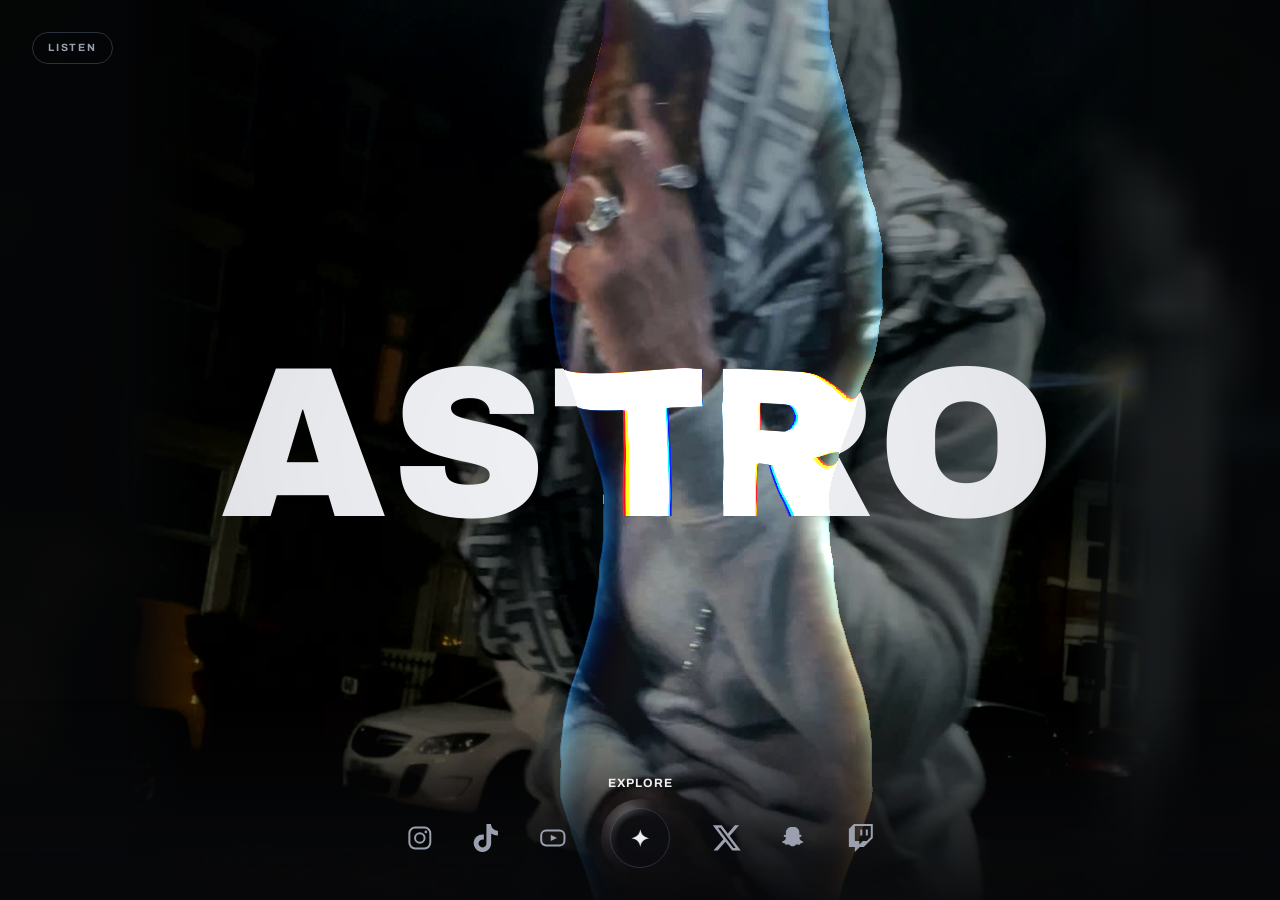
<file: index.html>
<!doctype html>
<html lang="en-GB">
<head>
<meta charset="utf-8">
<meta name="viewport" content="width=device-width, initial-scale=1">
<title>ASTRO&#8217; &mdash; Trapsoul &amp; Rap from Nottingham</title>
<meta name="description" content="The Nighttime King. Trapsoul, R&amp;B and rap out of Nottingham. The latest release, the catalogue, and the vault of unreleased snippets.">
<link rel="canonical" href="https://kxngcxzz.github.io/Astro-Music-Artist-Landing-Page/">
<meta name="robots" content="index, follow, max-image-preview:large, max-snippet:-1">
<meta name="theme-color" content="#07080a">
<meta name="color-scheme" content="dark">
<link rel="icon" href="data:image/svg+xml,%3Csvg xmlns='http://www.w3.org/2000/svg' viewBox='0 0 32 32'%3E%3Crect width='32' height='32' fill='%2307080a'/%3E%3Ctext x='16' y='23' font-family='Arial Black,Arial,sans-serif' font-size='20' font-weight='900' fill='%23eff0f4' text-anchor='middle'%3EA%3C/text%3E%3C/svg%3E">
<link rel="preconnect" href="https://fonts.googleapis.com">
<link rel="preconnect" href="https://fonts.gstatic.com" crossorigin>
<meta property="og:type" content="website">
<meta property="og:site_name" content="ASTRO&#8217;">
<meta property="og:title" content="ASTRO’">
<meta property="og:description" content="The Nighttime King. Trapsoul, R&amp;B and rap out of Nottingham. The latest release, the catalogue, and the vault of unreleased snippets.">
<meta property="og:url" content="https://kxngcxzz.github.io/Astro-Music-Artist-Landing-Page/">
<meta property="og:image" content="https://kxngcxzz.github.io/Astro-Music-Artist-Landing-Page/thumb.jpg">
<meta property="og:image:type" content="image/jpeg">
<meta property="og:image:width" content="1200">
<meta property="og:image:height" content="630">
<meta name="twitter:card" content="summary_large_image">
<meta name="twitter:title" content="ASTRO’">
<meta name="twitter:description" content="The Nighttime King. Trapsoul, R&amp;B and rap out of Nottingham. The latest release, the catalogue, and the vault of unreleased snippets.">
<meta name="twitter:image" content="https://kxngcxzz.github.io/Astro-Music-Artist-Landing-Page/thumb.jpg">
<script type="application/ld+json">
{
  "@context": "https://schema.org",
  "@graph": [
    {
      "@type": "MusicGroup",
      "@id": "https://kxngcxzz.github.io/Astro-Music-Artist-Landing-Page/#artist",
      "name": "ASTRO\u2019",
      "alternateName": ["Astro", "Mfkn Astro", "Mfkn.Astro"],
      "description": "The Nighttime King. Trapsoul, R&B and rap out of Nottingham.",
      "genre": ["Trapsoul", "R&B", "Rap", "Hip Hop"],
      "url": "https://kxngcxzz.github.io/Astro-Music-Artist-Landing-Page/",
      "image": "https://kxngcxzz.github.io/Astro-Music-Artist-Landing-Page/thumb.jpg",
      "foundingLocation": {
        "@type": "Place",
        "name": "Nottingham, United Kingdom",
        "address": { "@type": "PostalAddress", "addressLocality": "Nottingham", "addressCountry": "GB" }
      },
      "email": "astronomical.mgmt@gmail.com",
      "sameAs": [
        "https://open.spotify.com/artist/6imtET1pyKLpZDxb54k2xe",
        "https://music.apple.com/gb/artist/astro/1615163372",
        "https://www.instagram.com/mfkn.astro",
        "https://www.tiktok.com/@traphouse.files",
        "https://www.youtube.com/@MfknAstro",
        "https://x.com/StTrapstar",
        "https://www.snapchat.com/@mfkn.astro",
        "https://www.twitch.tv/mfknastro"
      ]
    },
    {
      "@type": "WebPage",
      "@id": "https://kxngcxzz.github.io/Astro-Music-Artist-Landing-Page/#page",
      "url": "https://kxngcxzz.github.io/Astro-Music-Artist-Landing-Page/",
      "name": "ASTRO\u2019",
      "isPartOf": { "@type": "WebSite", "@id": "https://kxngcxzz.github.io/Astro-Music-Artist-Landing-Page/#website", "url": "https://kxngcxzz.github.io/Astro-Music-Artist-Landing-Page/", "name": "ASTRO\u2019" },
      "about": { "@id": "https://kxngcxzz.github.io/Astro-Music-Artist-Landing-Page/#artist" },
      "inLanguage": "en-GB"
    }
  ]
}
</script>
<link rel="stylesheet" href="https://fonts.googleapis.com/css2?family=Archivo:wght@400;500;600;700&family=Archivo+Black&display=swap">
<link rel="stylesheet" href="app.css">
</head>
<body>

<div class="object" id="object">
  <canvas id="gl" aria-hidden="true"></canvas>
  <div class="plain" id="plain">
    <h1>ASTRO</h1>
  </div>
</div>

<div class="views" id="views">

<section class="view" data-route="home" aria-label="Home"></section>

</div>

<nav class="menu" id="menu" aria-label="Main">
  <div class="menu-stack" id="menuStack">
    <a class="pill" style="--i:0" data-go="the-artist" href="./about/">The artist</a>
    <a class="pill" style="--i:1" data-go="release" href="./music/">Latest release</a>
    <a class="pill" style="--i:2" data-go="releases" href="./music/#releases">Releases</a>
    <a class="pill" style="--i:3" data-go="unreleased" href="./vault/">Unreleased</a>
    <a class="pill" style="--i:4" data-go="bookings" href="./about/#bookings">Bookings</a>
  </div>
</nav>

<div class="panel" id="panel" role="dialog" aria-modal="true" aria-labelledby="panelTitle">
  <div class="panel-inner" id="panelInner"><!-- built by script --></div>
</div>

<div class="frame">
  <!-- Listen is the one thing every visitor came for, so it sits on the
       frame rather than behind the mark. Back appears to its left. -->
  <div class="corner tl">
    <button class="pill" id="backBtn" type="button">
      <span aria-hidden="true">&larr;</span><span class="word">Back</span>
    </button>
    <a class="pill" id="listenBtn" data-go="listen" href="./music/#listen">Listen</a>
  </div>

  <a class="mark-top" id="markTop" data-go="home" href="./" aria-label="Astro — home">ASTRO</a>


  <div class="knob-wrap">
    <!-- the button carries the accessible name; this is the visual word -->
    <span class="knob-label" id="knobLabel" aria-hidden="true"></span>
    <div class="knob-row">
      <nav class="socials" aria-label="Social links">
        <a href="https://www.instagram.com/mfkn.astro" target="_blank" rel="noopener" style="--i:0" aria-label="Instagram"><svg viewBox="0 0 24 24" aria-hidden="true"><rect x="3" y="3" width="18" height="18" rx="5" fill="none" stroke="currentColor" stroke-width="1.7"/><circle cx="12" cy="12" r="4.1" fill="none" stroke="currentColor" stroke-width="1.7"/><circle cx="17.2" cy="6.8" r="1.15" fill="currentColor"/></svg></a>
        <a href="https://www.tiktok.com/@traphouse.files" target="_blank" rel="noopener" style="--i:1" aria-label="TikTok"><svg viewBox="0 0 24 24" aria-hidden="true"><path fill="currentColor" d="M12.53.02C13.84 0 15.14.01 16.44 0c.08 1.53.63 3.09 1.75 4.17 1.12 1.11 2.7 1.62 4.24 1.79v4.03c-1.44-.05-2.89-.35-4.2-.97-.57-.26-1.1-.59-1.62-.93-.01 2.92.01 5.84-.02 8.75-.08 1.4-.54 2.79-1.35 3.94-1.31 1.92-3.58 3.17-5.91 3.21-1.43.08-2.86-.31-4.08-1.03-2.02-1.19-3.44-3.37-3.65-5.71-.02-.5-.03-1-.01-1.49.18-1.9 1.12-3.72 2.58-4.96 1.66-1.44 3.98-2.13 6.15-1.72.02 1.48-.04 2.96-.04 4.44-.99-.32-2.15-.23-3.02.37-.63.41-1.11 1.04-1.36 1.75-.21.51-.15 1.07-.14 1.61.24 1.64 1.82 3.02 3.5 2.87 1.12-.01 2.19-.66 2.77-1.61.19-.33.4-.67.41-1.06.1-1.79.06-3.57.07-5.36.01-4.03-.01-8.05.02-12.07z"/></svg></a>
        <a href="https://www.youtube.com/@MfknAstro" target="_blank" rel="noopener" style="--i:2" aria-label="YouTube"><svg viewBox="0 0 24 24" aria-hidden="true"><rect x="2" y="5.6" width="20" height="12.8" rx="4.2" fill="none" stroke="currentColor" stroke-width="1.7"/><path d="M10.2 9.3 15.6 12l-5.4 2.7Z" fill="currentColor"/></svg></a>
      </nav>
    <button class="knob" id="knob" type="button" aria-expanded="false" aria-controls="menu" aria-label="Open menu">
      <span class="glyphs">
        <svg class="glyph glyph-star" viewBox="0 0 24 24" aria-hidden="true">
          <path d="M12 1.6c.78 5.1 3.42 7.74 8.52 8.52-5.1.78-7.74 3.42-8.52 8.52-.78-5.1-3.42-7.74-8.52-8.52C8.58 9.34 11.22 6.7 12 1.6Z" fill="currentColor" transform="translate(0 1.9)"/>
        </svg>
        <svg class="glyph glyph-close" viewBox="0 0 24 24" aria-hidden="true">
          <path d="M5.4 5.4 18.6 18.6M18.6 5.4 5.4 18.6" stroke="currentColor" stroke-width="1.5" stroke-linecap="square"/>
        </svg>
      </span>
    </button>
      <nav class="socials" aria-label="More social links">
        <a href="https://x.com/StTrapstar" target="_blank" rel="noopener" style="--i:3" aria-label="X"><svg viewBox="0 0 24 24" aria-hidden="true"><path fill="currentColor" d="M18.9 1.153h3.68l-8.04 9.19L24 22.846h-7.406l-5.8-7.584-6.638 7.584H.474l8.6-9.83L0 1.154h7.594l5.243 6.932ZM17.61 20.644h2.039L6.486 3.24H4.298Z"/></svg></a>
        <a href="https://www.snapchat.com/@mfkn.astro" target="_blank" rel="noopener" style="--i:4" aria-label="Snapchat"><svg viewBox="0 0 24 24" aria-hidden="true"><path fill="currentColor" d="M12 2.6c2.9 0 4.8 2.1 4.8 5v1.9c.5-.2 1-.3 1.4-.1.5.2.6.7.3 1.1-.3.5-1 .9-1.6 1.1-.2.1-.3.2-.2.4.5 1.4 1.7 2.6 3.1 3 .4.1.5.5.2.8-.5.5-1.5.8-2.3.9-.2 0-.3.2-.3.4-.1.5-.2.8-.6.8-.5 0-1.1-.2-1.8-.2-1 0-1.4.2-2 .7-.6.4-1.2.8-2 .8s-1.4-.4-2-.8c-.6-.5-1-.7-2-.7-.7 0-1.3.2-1.8.2-.4 0-.5-.3-.6-.8 0-.2-.1-.4-.3-.4-.8-.1-1.8-.4-2.3-.9-.3-.3-.2-.7.2-.8 1.4-.4 2.6-1.6 3.1-3 .1-.2 0-.3-.2-.4-.6-.2-1.3-.6-1.6-1.1-.3-.4-.2-.9.3-1.1.4-.2.9-.1 1.4.1V7.6c0-2.9 1.9-5 4.8-5Z"/></svg></a>
        <a href="https://www.twitch.tv/mfknastro" target="_blank" rel="noopener" style="--i:5" aria-label="Twitch"><svg viewBox="0 0 24 24" aria-hidden="true"><path fill="currentColor" d="M11.571 4.714h1.715v5.143H11.57zm4.715 0H18v5.143h-1.714zM6 0L1.714 4.286v15.428h5.143V24l4.286-4.286h3.428L22.286 12V0zm14.571 11.143l-3.428 3.428h-3.429l-3 3v-3H6.857V1.714h13.714z"/></svg></a>
      </nav>
    </div>
  </div>
</div>

<script>window.ASTRO_ROOT = "";</script>
<script src="app.js" defer></script>
</body>
</html>
</file>
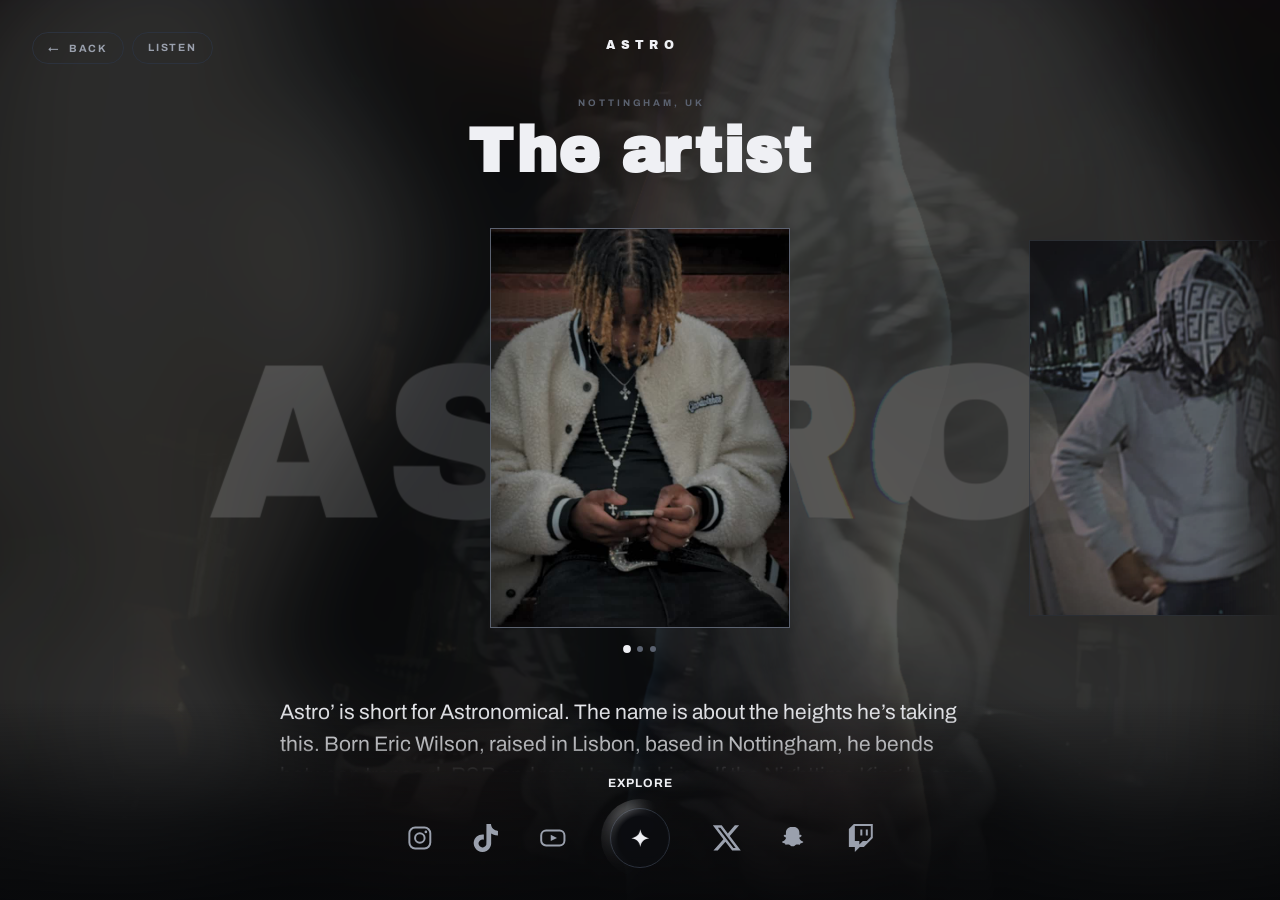
<file: about/index.html>
<!doctype html>
<html lang="en-GB">
<head>
<meta charset="utf-8">
<meta name="viewport" content="width=device-width, initial-scale=1">
<title>About &amp; Bookings &mdash; ASTRO&#8217;</title>
<meta name="description" content="Who ASTRO&#8217; is, where the sound comes from, and how to book him &mdash; live dates, features and beats, and press, all through astronomical.mgmt@gmail.com.">
<link rel="canonical" href="https://kxngcxzz.github.io/Astro-Music-Artist-Landing-Page/about/">
<meta name="robots" content="index, follow, max-image-preview:large, max-snippet:-1">
<meta name="theme-color" content="#07080a">
<meta name="color-scheme" content="dark">
<link rel="icon" href="data:image/svg+xml,%3Csvg xmlns='http://www.w3.org/2000/svg' viewBox='0 0 32 32'%3E%3Crect width='32' height='32' fill='%2307080a'/%3E%3Ctext x='16' y='23' font-family='Arial Black,Arial,sans-serif' font-size='20' font-weight='900' fill='%23eff0f4' text-anchor='middle'%3EA%3C/text%3E%3C/svg%3E">
<link rel="preconnect" href="https://fonts.googleapis.com">
<link rel="preconnect" href="https://fonts.gstatic.com" crossorigin>
<meta property="og:type" content="website">
<meta property="og:site_name" content="ASTRO&#8217;">
<meta property="og:title" content="About & Bookings — ASTRO’">
<meta property="og:description" content="Who ASTRO&#8217; is, where the sound comes from, and how to book him &mdash; live dates, features and beats, and press, all through astronomical.mgmt@gmail.com.">
<meta property="og:url" content="https://kxngcxzz.github.io/Astro-Music-Artist-Landing-Page/about/">
<meta property="og:image" content="https://kxngcxzz.github.io/Astro-Music-Artist-Landing-Page/thumb.jpg">
<meta property="og:image:type" content="image/jpeg">
<meta property="og:image:width" content="1200">
<meta property="og:image:height" content="630">
<meta name="twitter:card" content="summary_large_image">
<meta name="twitter:title" content="About & Bookings — ASTRO’">
<meta name="twitter:description" content="Who ASTRO&#8217; is, where the sound comes from, and how to book him &mdash; live dates, features and beats, and press, all through astronomical.mgmt@gmail.com.">
<meta name="twitter:image" content="https://kxngcxzz.github.io/Astro-Music-Artist-Landing-Page/thumb.jpg">
<script type="application/ld+json">
{
  "@context": "https://schema.org",
  "@graph": [
    { "@type": "MusicGroup", "@id": "https://kxngcxzz.github.io/Astro-Music-Artist-Landing-Page/#artist", "name": "ASTRO\u2019", "url": "https://kxngcxzz.github.io/Astro-Music-Artist-Landing-Page/" },
    {
      "@type": "WebPage",
      "@id": "https://kxngcxzz.github.io/Astro-Music-Artist-Landing-Page/about/#page",
      "url": "https://kxngcxzz.github.io/Astro-Music-Artist-Landing-Page/about/",
      "name": "About & Bookings — ASTRO\u2019",
      "isPartOf": { "@type": "WebSite", "@id": "https://kxngcxzz.github.io/Astro-Music-Artist-Landing-Page/#website", "url": "https://kxngcxzz.github.io/Astro-Music-Artist-Landing-Page/", "name": "ASTRO\u2019" },
      "about": { "@id": "https://kxngcxzz.github.io/Astro-Music-Artist-Landing-Page/#artist" },
      "inLanguage": "en-GB"
    },
    {
      "@type": "BreadcrumbList",
      "itemListElement": [
        { "@type": "ListItem", "position": 1, "name": "ASTRO\u2019", "item": "https://kxngcxzz.github.io/Astro-Music-Artist-Landing-Page/" },
        { "@type": "ListItem", "position": 2, "name": "About & Bookings", "item": "https://kxngcxzz.github.io/Astro-Music-Artist-Landing-Page/about/" }
      ]
    }
  ]
}
</script>
<link rel="stylesheet" href="https://fonts.googleapis.com/css2?family=Archivo:wght@400;500;600;700&family=Archivo+Black&display=swap">
<link rel="stylesheet" href="../app.css">
</head>
<body>

<div class="rack-bd" id="rackBd" aria-hidden="true">
  <div class="bd" data-tone="a"></div>
  <div class="bd" data-tone="b"></div>
  <div class="bd" data-tone="c"></div>
</div>

<div class="object" id="object">
  <canvas id="gl" aria-hidden="true"></canvas>
  <div class="plain" id="plain">
    <h1>ASTRO</h1>
  </div>
</div>

<div class="views" id="views">

<section class="view" data-route="the-artist" aria-labelledby="h-the-artist">
    <div class="view-inner">
      <div class="route-head rise" style="--i:0">
        <p class="kicker">Nottingham, UK</p>
        <h1 id="h-the-artist" tabindex="-1">The artist</h1>
      </div>

      <div class="rack rise" style="--i:1">
        <div class="rack-view" id="rackView">
          <div class="rack-track" id="rackTrack">
            <button class="shot" type="button" data-tone="a">
              <span class="sr">Sherpa varsity</span>
            </button>
            <button class="shot" type="button" data-tone="b">
              <span class="sr">Night street</span>
            </button>
            <button class="shot" type="button" data-tone="c">
              <span class="sr">Live</span>
            </button>
          </div>
        </div>
        <div class="rack-foot">
          <div class="rack-dots" id="rackDots"></div>
        </div>
      </div>

      <div class="prose rise" style="--i:2">
        <p class="lead">Astro&rsquo; is short for Astronomical. The name is about the heights he&rsquo;s taking this. Born Eric Wilson, raised in Lisbon, based in Nottingham, he bends between trapsoul, R&amp;B and rap. He calls himself the Nighttime King because everything he makes is built for after dark &mdash; the nights with the room full and the volume up, or the ones that belong to two people.</p>
        <p>The range comes from the house he grew up in. His sister played R&amp;B and nothing else: D&rsquo;Angelo, Marvin Gaye, R. Kelly, then Chris Brown, Summer Walker, PARTYNEXTDOOR. His brother played hip-hop &mdash; Lil Wayne, The Game, Snoop, Pac, Biggie. He took both. He says he isn&rsquo;t doing anything sonically that nobody&rsquo;s done before. What he can do is capture the essence of an album like PARTYNEXTDOOR&rsquo;s <em>P3</em>, then turn around and drop a trap song on some Future and Thug vibes. He credits that upbringing for all of it.</p>
        <p>It got serious after a Drake record. Hearing &ldquo;Do Not Disturb&rdquo; in the middle of a heartbreak did something to him, and he says he&rsquo;s still working out what. He started recording in South Lisbon in 2022 on a phone app, through earphones from the corner shop. Jimba, one of his closest friends, backed it first. He doesn&rsquo;t write. He boots up the beat and goes, finds the melody off the dome, and records alone, nothing prepared before the mic is on.</p>
        <p>He&rsquo;s been at it about three years, one of which he took off. The hard stretches were emotional more than financial, and the time away went into learning what his own sound was. He rates finding it above any number he&rsquo;s put up since, and the numbers came anyway, all of it independent: over 600,000 streams on SoundCloud, 30,000 on Spotify. His debut mixtape <em>WYNTER</em> lands in October. Nine tracks, no features, all produced by fukkyurem, built on Toronto fundamentals &mdash; &ldquo;the Trap&rsquo;House is the new Toronto&rdquo;, Trap&rsquo;s house, his house. He wants it heard in the order he drops it. There&rsquo;s a progression across the nine and it escalates.</p>
      </div>

      <dl class="facts rise" style="--i:3">
        <div><dt>Based</dt><dd>Nottingham, UK</dd></div>
        <div><dt>From</dt><dd>Lisbon, PT</dd></div>
        <div><dt>Coming soon</dt><dd>WYNTER &mdash; October</dd></div>
      </dl>
    </div>
  </section>

<section class="view" data-route="bookings" aria-labelledby="h-bookings">
    <div class="view-inner">
      <div class="route-head rise" style="--i:0">
        <p class="kicker">Management</p>
        <h1 id="h-bookings" tabindex="-1">Bookings</h1>
      </div>
      <div class="booking-grid rise" style="--i:1">
        <div class="booking">
          <h2>Live</h2>
          <p>Shows, festivals and support slots. Date, city, capacity and budget in the first message.</p>
          <a class="pill" href="mailto:astronomical.mgmt@gmail.com?subject=Live%20booking"><span class="dot"></span>Email</a>
        </div>
        <div class="booking">
          <h2>Features &amp; beats</h2>
          <p>Verses and production. Send the reference and the deadline &mdash; no unfinished ideas.</p>
          <a class="pill" href="mailto:astronomical.mgmt@gmail.com?subject=Feature%20or%20beat"><span class="dot"></span>Email</a>
        </div>
        <div class="booking">
          <h2>Press</h2>
          <p>Interviews, playlisting and premieres. Press shots and a one-sheet on request.</p>
          <a class="pill" href="mailto:astronomical.mgmt@gmail.com?subject=Press"><span class="dot"></span>Email</a>
        </div>
      </div>
      <p class="note rise" style="--i:2">All three reach <a href="mailto:astronomical.mgmt@gmail.com">astronomical.mgmt@gmail.com</a>. The subject line is set for you, so a festival enquiry does not land under twenty beat submissions.</p>
    </div>
  </section>

  <!-- The catalogue: what is out now. Picking a track swaps its cover,
       its links and the footage behind the whole page at once. -->

</div>

<nav class="menu" id="menu" aria-label="Main">
  <div class="menu-stack" id="menuStack">
    <a class="pill" style="--i:0" data-go="the-artist" href="../about/">The artist</a>
    <a class="pill" style="--i:1" data-go="release" href="../music/">Latest release</a>
    <a class="pill" style="--i:2" data-go="releases" href="../music/#releases">Releases</a>
    <a class="pill" style="--i:3" data-go="unreleased" href="../vault/">Unreleased</a>
    <a class="pill" style="--i:4" data-go="bookings" href="../about/#bookings">Bookings</a>
  </div>
</nav>

<div class="panel" id="panel" role="dialog" aria-modal="true" aria-labelledby="panelTitle">
  <div class="panel-inner" id="panelInner"><!-- built by script --></div>
</div>

<div class="frame">
  <!-- Listen is the one thing every visitor came for, so it sits on the
       frame rather than behind the mark. Back appears to its left. -->
  <div class="corner tl">
    <button class="pill" id="backBtn" type="button">
      <span aria-hidden="true">&larr;</span><span class="word">Back</span>
    </button>
    <a class="pill" id="listenBtn" data-go="listen" href="../music/#listen">Listen</a>
  </div>

  <a class="mark-top" id="markTop" data-go="home" href="../" aria-label="Astro — home">ASTRO</a>


  <div class="knob-wrap">
    <!-- the button carries the accessible name; this is the visual word -->
    <span class="knob-label" id="knobLabel" aria-hidden="true"></span>
    <div class="knob-row">
      <nav class="socials" aria-label="Social links">
        <a href="https://www.instagram.com/mfkn.astro" target="_blank" rel="noopener" style="--i:0" aria-label="Instagram"><svg viewBox="0 0 24 24" aria-hidden="true"><rect x="3" y="3" width="18" height="18" rx="5" fill="none" stroke="currentColor" stroke-width="1.7"/><circle cx="12" cy="12" r="4.1" fill="none" stroke="currentColor" stroke-width="1.7"/><circle cx="17.2" cy="6.8" r="1.15" fill="currentColor"/></svg></a>
        <a href="https://www.tiktok.com/@traphouse.files" target="_blank" rel="noopener" style="--i:1" aria-label="TikTok"><svg viewBox="0 0 24 24" aria-hidden="true"><path fill="currentColor" d="M12.53.02C13.84 0 15.14.01 16.44 0c.08 1.53.63 3.09 1.75 4.17 1.12 1.11 2.7 1.62 4.24 1.79v4.03c-1.44-.05-2.89-.35-4.2-.97-.57-.26-1.1-.59-1.62-.93-.01 2.92.01 5.84-.02 8.75-.08 1.4-.54 2.79-1.35 3.94-1.31 1.92-3.58 3.17-5.91 3.21-1.43.08-2.86-.31-4.08-1.03-2.02-1.19-3.44-3.37-3.65-5.71-.02-.5-.03-1-.01-1.49.18-1.9 1.12-3.72 2.58-4.96 1.66-1.44 3.98-2.13 6.15-1.72.02 1.48-.04 2.96-.04 4.44-.99-.32-2.15-.23-3.02.37-.63.41-1.11 1.04-1.36 1.75-.21.51-.15 1.07-.14 1.61.24 1.64 1.82 3.02 3.5 2.87 1.12-.01 2.19-.66 2.77-1.61.19-.33.4-.67.41-1.06.1-1.79.06-3.57.07-5.36.01-4.03-.01-8.05.02-12.07z"/></svg></a>
        <a href="https://www.youtube.com/@MfknAstro" target="_blank" rel="noopener" style="--i:2" aria-label="YouTube"><svg viewBox="0 0 24 24" aria-hidden="true"><rect x="2" y="5.6" width="20" height="12.8" rx="4.2" fill="none" stroke="currentColor" stroke-width="1.7"/><path d="M10.2 9.3 15.6 12l-5.4 2.7Z" fill="currentColor"/></svg></a>
      </nav>
    <button class="knob" id="knob" type="button" aria-expanded="false" aria-controls="menu" aria-label="Open menu">
      <span class="glyphs">
        <svg class="glyph glyph-star" viewBox="0 0 24 24" aria-hidden="true">
          <path d="M12 1.6c.78 5.1 3.42 7.74 8.52 8.52-5.1.78-7.74 3.42-8.52 8.52-.78-5.1-3.42-7.74-8.52-8.52C8.58 9.34 11.22 6.7 12 1.6Z" fill="currentColor" transform="translate(0 1.9)"/>
        </svg>
        <svg class="glyph glyph-close" viewBox="0 0 24 24" aria-hidden="true">
          <path d="M5.4 5.4 18.6 18.6M18.6 5.4 5.4 18.6" stroke="currentColor" stroke-width="1.5" stroke-linecap="square"/>
        </svg>
      </span>
    </button>
      <nav class="socials" aria-label="More social links">
        <a href="https://x.com/StTrapstar" target="_blank" rel="noopener" style="--i:3" aria-label="X"><svg viewBox="0 0 24 24" aria-hidden="true"><path fill="currentColor" d="M18.9 1.153h3.68l-8.04 9.19L24 22.846h-7.406l-5.8-7.584-6.638 7.584H.474l8.6-9.83L0 1.154h7.594l5.243 6.932ZM17.61 20.644h2.039L6.486 3.24H4.298Z"/></svg></a>
        <a href="https://www.snapchat.com/@mfkn.astro" target="_blank" rel="noopener" style="--i:4" aria-label="Snapchat"><svg viewBox="0 0 24 24" aria-hidden="true"><path fill="currentColor" d="M12 2.6c2.9 0 4.8 2.1 4.8 5v1.9c.5-.2 1-.3 1.4-.1.5.2.6.7.3 1.1-.3.5-1 .9-1.6 1.1-.2.1-.3.2-.2.4.5 1.4 1.7 2.6 3.1 3 .4.1.5.5.2.8-.5.5-1.5.8-2.3.9-.2 0-.3.2-.3.4-.1.5-.2.8-.6.8-.5 0-1.1-.2-1.8-.2-1 0-1.4.2-2 .7-.6.4-1.2.8-2 .8s-1.4-.4-2-.8c-.6-.5-1-.7-2-.7-.7 0-1.3.2-1.8.2-.4 0-.5-.3-.6-.8 0-.2-.1-.4-.3-.4-.8-.1-1.8-.4-2.3-.9-.3-.3-.2-.7.2-.8 1.4-.4 2.6-1.6 3.1-3 .1-.2 0-.3-.2-.4-.6-.2-1.3-.6-1.6-1.1-.3-.4-.2-.9.3-1.1.4-.2.9-.1 1.4.1V7.6c0-2.9 1.9-5 4.8-5Z"/></svg></a>
        <a href="https://www.twitch.tv/mfknastro" target="_blank" rel="noopener" style="--i:5" aria-label="Twitch"><svg viewBox="0 0 24 24" aria-hidden="true"><path fill="currentColor" d="M11.571 4.714h1.715v5.143H11.57zm4.715 0H18v5.143h-1.714zM6 0L1.714 4.286v15.428h5.143V24l4.286-4.286h3.428L22.286 12V0zm14.571 11.143l-3.428 3.428h-3.429l-3 3v-3H6.857V1.714h13.714z"/></svg></a>
      </nav>
    </div>
  </div>
</div>

<script>window.ASTRO_ROOT = "../";</script>
<script src="../app.js" defer></script>
</body>
</html>
</file>
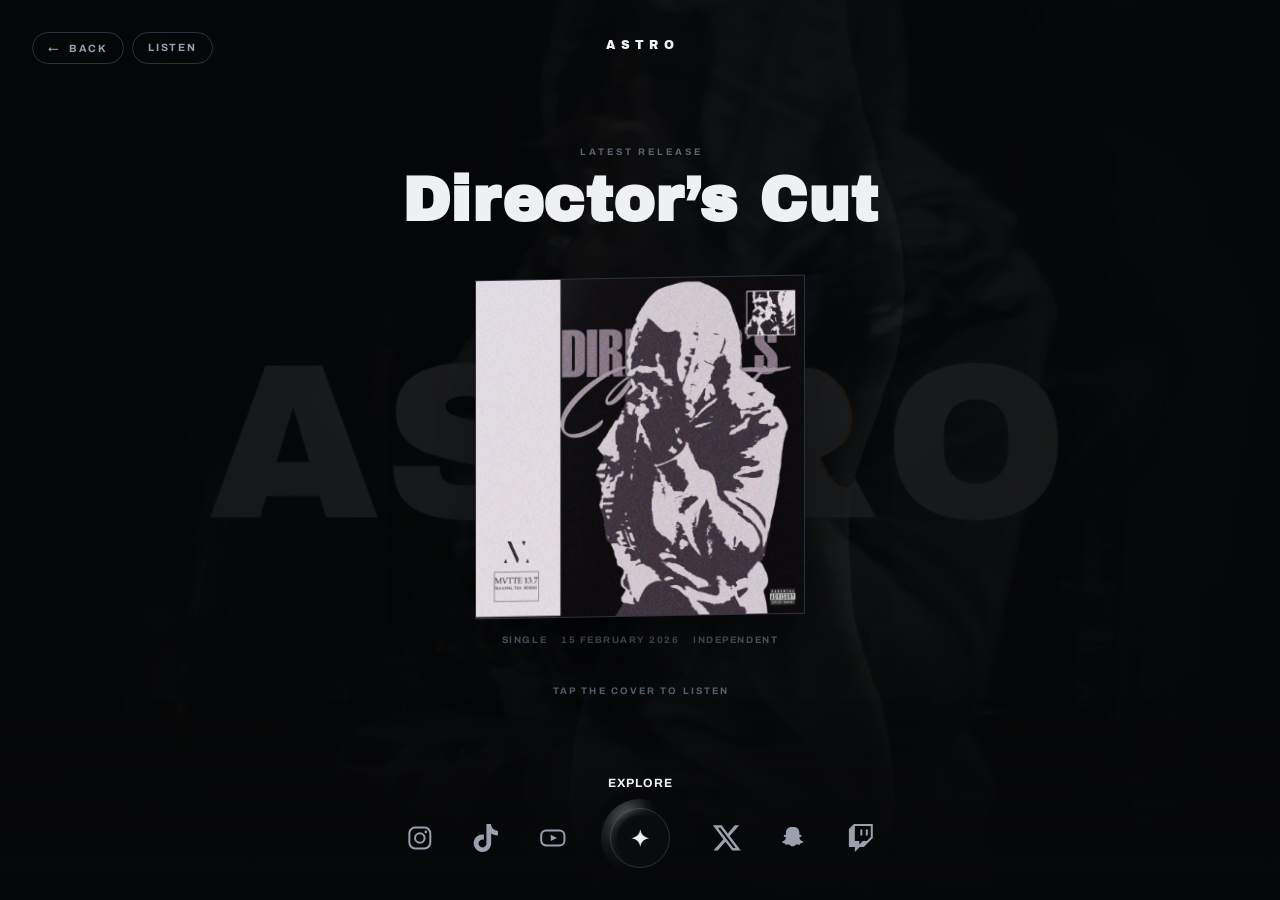
<file: music/index.html>
<!doctype html>
<html lang="en-GB">
<head>
<meta charset="utf-8">
<meta name="viewport" content="width=device-width, initial-scale=1">
<title>Music &mdash; ASTRO&#8217;</title>
<meta name="description" content="Director&rsquo;s Cut and the full catalogue from ASTRO&#8217; &mdash; Candyman, Chanel Bag, genesis.file13, Maria I&rsquo;m Drunk and Back to the Basics, with where to hear each one.">
<link rel="canonical" href="https://kxngcxzz.github.io/Astro-Music-Artist-Landing-Page/music/">
<meta name="robots" content="index, follow, max-image-preview:large, max-snippet:-1">
<meta name="theme-color" content="#07080a">
<meta name="color-scheme" content="dark">
<link rel="icon" href="data:image/svg+xml,%3Csvg xmlns='http://www.w3.org/2000/svg' viewBox='0 0 32 32'%3E%3Crect width='32' height='32' fill='%2307080a'/%3E%3Ctext x='16' y='23' font-family='Arial Black,Arial,sans-serif' font-size='20' font-weight='900' fill='%23eff0f4' text-anchor='middle'%3EA%3C/text%3E%3C/svg%3E">
<link rel="preconnect" href="https://fonts.googleapis.com">
<link rel="preconnect" href="https://fonts.gstatic.com" crossorigin>
<meta property="og:type" content="website">
<meta property="og:site_name" content="ASTRO&#8217;">
<meta property="og:title" content="Music — ASTRO’">
<meta property="og:description" content="Director&rsquo;s Cut and the full catalogue from ASTRO&#8217; &mdash; Candyman, Chanel Bag, genesis.file13, Maria I&rsquo;m Drunk and Back to the Basics, with where to hear each one.">
<meta property="og:url" content="https://kxngcxzz.github.io/Astro-Music-Artist-Landing-Page/music/">
<meta property="og:image" content="https://kxngcxzz.github.io/Astro-Music-Artist-Landing-Page/thumb.jpg">
<meta property="og:image:type" content="image/jpeg">
<meta property="og:image:width" content="1200">
<meta property="og:image:height" content="630">
<meta name="twitter:card" content="summary_large_image">
<meta name="twitter:title" content="Music — ASTRO’">
<meta name="twitter:description" content="Director&rsquo;s Cut and the full catalogue from ASTRO&#8217; &mdash; Candyman, Chanel Bag, genesis.file13, Maria I&rsquo;m Drunk and Back to the Basics, with where to hear each one.">
<meta name="twitter:image" content="https://kxngcxzz.github.io/Astro-Music-Artist-Landing-Page/thumb.jpg">
<script type="application/ld+json">
{
  "@context": "https://schema.org",
  "@graph": [
    { "@type": "MusicGroup", "@id": "https://kxngcxzz.github.io/Astro-Music-Artist-Landing-Page/#artist", "name": "ASTRO\u2019", "url": "https://kxngcxzz.github.io/Astro-Music-Artist-Landing-Page/" },
    {
      "@type": "MusicRecording",
      "name": "Director\u2019s Cut",
      "byArtist": { "@id": "https://kxngcxzz.github.io/Astro-Music-Artist-Landing-Page/#artist" },
      "url": "https://kxngcxzz.github.io/Astro-Music-Artist-Landing-Page/music/",
      "sameAs": ["https://music.apple.com/gb/song/directors-cut/1875468239", "https://on.soundcloud.com/Kp9cjeed9rS1j3Qwwt", "https://youtu.be/3kmycnX7Bbs"]
    },
    {
      "@type": "MusicRecording",
      "name": "genesis.file13",
      "byArtist": { "@id": "https://kxngcxzz.github.io/Astro-Music-Artist-Landing-Page/#artist" },
      "url": "https://kxngcxzz.github.io/Astro-Music-Artist-Landing-Page/music/",
      "sameAs": ["https://music.apple.com/gb/song/genesis-file13/1807418568", "https://youtu.be/iV_TyMMWDoQ"]
    },
    {
      "@type": "MusicRecording",
      "name": "Candyman",
      "byArtist": { "@id": "https://kxngcxzz.github.io/Astro-Music-Artist-Landing-Page/#artist" },
      "url": "https://kxngcxzz.github.io/Astro-Music-Artist-Landing-Page/music/",
      "sameAs": ["https://on.soundcloud.com/GMPRKoHCzL5GEKAPbW"]
    },
    {
      "@type": "MusicRecording",
      "name": "Maria I\u2019m Drunk (Interlude)",
      "byArtist": { "@id": "https://kxngcxzz.github.io/Astro-Music-Artist-Landing-Page/#artist" },
      "url": "https://kxngcxzz.github.io/Astro-Music-Artist-Landing-Page/music/",
      "sameAs": ["https://on.soundcloud.com/8GmqvLqSBiHNDr9bf7"]
    },
    {
      "@type": "MusicRecording",
      "name": "Chanel Bag",
      "byArtist": { "@id": "https://kxngcxzz.github.io/Astro-Music-Artist-Landing-Page/#artist" },
      "url": "https://kxngcxzz.github.io/Astro-Music-Artist-Landing-Page/music/"
    },
    {
      "@type": "MusicRecording",
      "name": "Back to the Basics",
      "byArtist": { "@id": "https://kxngcxzz.github.io/Astro-Music-Artist-Landing-Page/#artist" },
      "url": "https://kxngcxzz.github.io/Astro-Music-Artist-Landing-Page/music/"
    },
    {
      "@type": "WebPage",
      "@id": "https://kxngcxzz.github.io/Astro-Music-Artist-Landing-Page/music/#page",
      "url": "https://kxngcxzz.github.io/Astro-Music-Artist-Landing-Page/music/",
      "name": "Music — ASTRO\u2019",
      "isPartOf": { "@type": "WebSite", "@id": "https://kxngcxzz.github.io/Astro-Music-Artist-Landing-Page/#website", "url": "https://kxngcxzz.github.io/Astro-Music-Artist-Landing-Page/", "name": "ASTRO\u2019" },
      "about": { "@id": "https://kxngcxzz.github.io/Astro-Music-Artist-Landing-Page/#artist" },
      "inLanguage": "en-GB"
    },
    {
      "@type": "BreadcrumbList",
      "itemListElement": [
        { "@type": "ListItem", "position": 1, "name": "ASTRO\u2019", "item": "https://kxngcxzz.github.io/Astro-Music-Artist-Landing-Page/" },
        { "@type": "ListItem", "position": 2, "name": "Music", "item": "https://kxngcxzz.github.io/Astro-Music-Artist-Landing-Page/music/" }
      ]
    }
  ]
}
</script>
<link rel="stylesheet" href="https://fonts.googleapis.com/css2?family=Archivo:wght@400;500;600;700&family=Archivo+Black&display=swap">
<link rel="stylesheet" href="../app.css">
</head>
<body>

<div class="object" id="object">
  <canvas id="gl" aria-hidden="true"></canvas>
  <div class="plain" id="plain">
    <h1>ASTRO</h1>
  </div>
</div>

<div class="bd-video" id="bdVideo" aria-hidden="true">
  <video id="bdVid" muted loop playsinline preload="none"></video>
</div>

<div class="views" id="views">

<section class="view" data-route="release" aria-labelledby="h-release">
    <div class="view-inner">
      <div class="route-head rise" style="--i:0">
        <p class="kicker">Latest release</p>
        <h1 id="h-release" tabindex="-1" data-decode>Director&rsquo;s Cut</h1>
      </div>

      <div class="release rise" id="releaseBlock" style="--i:1">
        <div class="sleeve-space">
          <button class="sleeve-btn" type="button" id="sleeveBtn" aria-expanded="false" aria-controls="listenList">
            <span class="sleeve" id="sleeve"><span class="sleeve-face"></span></span>
            <span class="sr">Where to listen</span>
          </button>
        </div>
        <p class="dateline"><span>Single</span><span>15 February 2026</span><span>Independent</span></p>
        <p class="tapcue" id="tapCue">Tap the cover to listen</p>
        <ul class="stack" id="listenList">
            <li><a class="pill wide" href="https://music.apple.com/gb/song/directors-cut/1875468239" target="_blank" rel="noopener"><svg class="mark" viewBox="0 0 24 24" aria-hidden="true"><rect x="3" y="3" width="18" height="18" rx="4.6" fill="none" stroke="currentColor" stroke-width="1.7"/><path d="M10.3 16.1V8.6l6-1.4v7.5" fill="none" stroke="currentColor" stroke-width="1.6" stroke-linecap="round" stroke-linejoin="round"/><ellipse cx="8.75" cy="16.2" rx="1.75" ry="1.4" fill="currentColor"/><ellipse cx="14.75" cy="14.8" rx="1.75" ry="1.4" fill="currentColor"/></svg>Apple Music</a></li>
            <li><a class="pill wide" href="https://on.soundcloud.com/Kp9cjeed9rS1j3Qwwt" target="_blank" rel="noopener"><svg class="mark" viewBox="0 0 24 24" aria-hidden="true"><g fill="currentColor"><rect x="0.8" y="12.8" width="1.5" height="4.8" rx=".75"/><rect x="3.6" y="11" width="1.5" height="6.6" rx=".75"/><rect x="6.4" y="9.2" width="1.5" height="8.4" rx=".75"/><rect x="9.2" y="11.6" width="1.5" height="6" rx=".75"/></g><path fill="currentColor" d="M12.4 17.6V9.6c.75-1.85 2.55-3.15 4.7-3.15 2.75 0 5 2.1 5.2 4.8 1 .35 1.7 1.3 1.7 2.4 0 1.45-1.15 2.6-2.6 2.6h-9Z"/></svg>SoundCloud</a></li>
            <li><a class="pill wide" href="https://youtu.be/3kmycnX7Bbs" target="_blank" rel="noopener"><svg class="mark" viewBox="0 0 24 24" aria-hidden="true"><rect x="2" y="5.6" width="20" height="12.8" rx="4.2" fill="none" stroke="currentColor" stroke-width="1.7"/><path d="M10.2 9.3 15.6 12l-5.4 2.7Z" fill="currentColor"/></svg> YouTube</a></li>
          </ul>
      </div>
    </div>
  </section>

<section class="view" data-route="releases" aria-labelledby="h-releases">
    <div class="view-inner">
      <div class="route-head rise" style="--i:0">
        <p class="kicker">Out now</p>
        <h1 id="h-releases" tabindex="-1">Releases</h1>
      </div>

      <!-- One sleeve centred, its neighbours peeking past the edges. The
           name sits under the artwork and decodes into place when the
           record changes; the clip behind changes with it. -->
      <div class="reel rise" id="reel" style="--i:1">
        <div class="reel-view" id="reelView">
          <div class="reel-track" id="reelTrack">
            <button class="reel-card is-current" type="button" data-clip="basics" data-title="Back to the Basics">
              <span class="reel-face" data-art="basics"><span class="reel-stamp">Back to the Basics</span></span>
            </button>
            <button class="reel-card" type="button" data-clip="chanel" data-title="Chanel Bag">
              <span class="reel-face" data-art="chanel"><span class="reel-stamp">Chanel Bag</span></span>
            </button>
            <button class="reel-card" type="button" data-clip="candyman" data-title="Candyman">
              <span class="reel-face" data-art="candyman"><span class="reel-stamp">Candyman</span></span>
            </button>
            <button class="reel-card" type="button" data-clip="genesis" data-title="genesis.file13">
              <span class="reel-face" data-art="genesis"><span class="reel-stamp">genesis.file13</span></span>
            </button>
            <button class="reel-card" type="button" data-clip="maria" data-title="Maria I&rsquo;m Drunk (Interlude)">
              <span class="reel-face" data-art="maria"><span class="reel-stamp">Maria I&rsquo;m Drunk</span></span>
            </button>
          </div>
          <!-- the links come up over the centred sleeve, never beside it -->
          <ul class="stack reel-links" id="reelLinks"></ul>
        </div>

        <p class="reel-title" id="reelTitle" aria-live="polite">Back to the Basics</p>
        <p class="tapcue" id="reelCue">Tap the cover to listen</p>
      </div>
    </div>
  </section>

<section class="view" data-route="listen" aria-labelledby="h-listen">
    <div class="view-inner">
      <div class="route-head rise" style="--i:0">
        <p class="kicker">Every platform</p>
        <h1 id="h-listen" tabindex="-1">Listen</h1>
      </div>
      <ul class="stack rise" style="--i:1">
        <li><a class="pill wide" href="https://open.spotify.com/artist/6imtET1pyKLpZDxb54k2xe" target="_blank" rel="noopener"><svg class="mark" viewBox="0 0 24 24" aria-hidden="true"><path fill="currentColor" d="M12 0C5.4 0 0 5.4 0 12s5.4 12 12 12 12-5.4 12-12S18.66 0 12 0m5.521 17.34c-.24.359-.66.48-1.021.24-2.82-1.74-6.36-2.101-10.561-1.141-.418.122-.779-.179-.899-.539-.12-.421.18-.78.54-.9 4.56-1.021 8.52-.6 11.64 1.32.42.18.479.659.301 1.02m1.44-3.3c-.301.42-.841.6-1.262.3-3.239-1.98-8.159-2.58-11.939-1.38-.479.12-1.02-.12-1.14-.6-.12-.48.12-1.021.6-1.141C9.6 9.9 15 10.561 18.72 12.84c.361.181.54.78.241 1.2m.12-3.36C15.24 8.4 8.82 8.16 5.16 9.301c-.6.179-1.2-.181-1.38-.721-.18-.601.18-1.2.72-1.381 4.26-1.26 11.28-1.02 15.721 1.621.539.3.719 1.02.419 1.56-.299.421-1.02.599-1.559.3"/></svg>Spotify</a></li>
        <li><a class="pill wide" href="https://music.apple.com/gb/artist/astro/1615163372" target="_blank" rel="noopener"><svg class="mark" viewBox="0 0 24 24" aria-hidden="true"><rect x="3" y="3" width="18" height="18" rx="4.6" fill="none" stroke="currentColor" stroke-width="1.7"/><path d="M10.3 16.1V8.6l6-1.4v7.5" fill="none" stroke="currentColor" stroke-width="1.6" stroke-linecap="round" stroke-linejoin="round"/><ellipse cx="8.75" cy="16.2" rx="1.75" ry="1.4" fill="currentColor"/><ellipse cx="14.75" cy="14.8" rx="1.75" ry="1.4" fill="currentColor"/></svg>Apple Music</a></li>
        <li><a class="pill wide" href="https://soundcloud.com/ericwilsonlk" target="_blank" rel="noopener"><svg class="mark" viewBox="0 0 24 24" aria-hidden="true"><g fill="currentColor"><rect x="0.8" y="12.8" width="1.5" height="4.8" rx=".75"/><rect x="3.6" y="11" width="1.5" height="6.6" rx=".75"/><rect x="6.4" y="9.2" width="1.5" height="8.4" rx=".75"/><rect x="9.2" y="11.6" width="1.5" height="6" rx=".75"/></g><path fill="currentColor" d="M12.4 17.6V9.6c.75-1.85 2.55-3.15 4.7-3.15 2.75 0 5 2.1 5.2 4.8 1 .35 1.7 1.3 1.7 2.4 0 1.45-1.15 2.6-2.6 2.6h-9Z"/></svg>SoundCloud</a></li>
        <li><a class="pill wide" href="https://www.youtube.com/@MfknAstro" target="_blank" rel="noopener"><svg class="mark" viewBox="0 0 24 24" aria-hidden="true"><rect x="2" y="5.6" width="20" height="12.8" rx="4.2" fill="none" stroke="currentColor" stroke-width="1.7"/><path d="M10.2 9.3 15.6 12l-5.4 2.7Z" fill="currentColor"/></svg> YouTube</a></li>
      </ul>
      <p class="note rise" style="--i:2">Links open the platform. Nothing plays on this page.</p>
    </div>
  </section>

</div>

<nav class="menu" id="menu" aria-label="Main">
  <div class="menu-stack" id="menuStack">
    <a class="pill" style="--i:0" data-go="the-artist" href="../about/">The artist</a>
    <a class="pill" style="--i:1" data-go="release" href="../music/">Latest release</a>
    <a class="pill" style="--i:2" data-go="releases" href="../music/#releases">Releases</a>
    <a class="pill" style="--i:3" data-go="unreleased" href="../vault/">Unreleased</a>
    <a class="pill" style="--i:4" data-go="bookings" href="../about/#bookings">Bookings</a>
  </div>
</nav>

<div class="panel" id="panel" role="dialog" aria-modal="true" aria-labelledby="panelTitle">
  <div class="panel-inner" id="panelInner"><!-- built by script --></div>
</div>

<div class="frame">
  <!-- Listen is the one thing every visitor came for, so it sits on the
       frame rather than behind the mark. Back appears to its left. -->
  <div class="corner tl">
    <button class="pill" id="backBtn" type="button">
      <span aria-hidden="true">&larr;</span><span class="word">Back</span>
    </button>
    <a class="pill" id="listenBtn" data-go="listen" href="../music/#listen">Listen</a>
  </div>

  <a class="mark-top" id="markTop" data-go="home" href="../" aria-label="Astro — home">ASTRO</a>


  <div class="knob-wrap">
    <!-- the button carries the accessible name; this is the visual word -->
    <span class="knob-label" id="knobLabel" aria-hidden="true"></span>
    <div class="knob-row">
      <nav class="socials" aria-label="Social links">
        <a href="https://www.instagram.com/mfkn.astro" target="_blank" rel="noopener" style="--i:0" aria-label="Instagram"><svg viewBox="0 0 24 24" aria-hidden="true"><rect x="3" y="3" width="18" height="18" rx="5" fill="none" stroke="currentColor" stroke-width="1.7"/><circle cx="12" cy="12" r="4.1" fill="none" stroke="currentColor" stroke-width="1.7"/><circle cx="17.2" cy="6.8" r="1.15" fill="currentColor"/></svg></a>
        <a href="https://www.tiktok.com/@traphouse.files" target="_blank" rel="noopener" style="--i:1" aria-label="TikTok"><svg viewBox="0 0 24 24" aria-hidden="true"><path fill="currentColor" d="M12.53.02C13.84 0 15.14.01 16.44 0c.08 1.53.63 3.09 1.75 4.17 1.12 1.11 2.7 1.62 4.24 1.79v4.03c-1.44-.05-2.89-.35-4.2-.97-.57-.26-1.1-.59-1.62-.93-.01 2.92.01 5.84-.02 8.75-.08 1.4-.54 2.79-1.35 3.94-1.31 1.92-3.58 3.17-5.91 3.21-1.43.08-2.86-.31-4.08-1.03-2.02-1.19-3.44-3.37-3.65-5.71-.02-.5-.03-1-.01-1.49.18-1.9 1.12-3.72 2.58-4.96 1.66-1.44 3.98-2.13 6.15-1.72.02 1.48-.04 2.96-.04 4.44-.99-.32-2.15-.23-3.02.37-.63.41-1.11 1.04-1.36 1.75-.21.51-.15 1.07-.14 1.61.24 1.64 1.82 3.02 3.5 2.87 1.12-.01 2.19-.66 2.77-1.61.19-.33.4-.67.41-1.06.1-1.79.06-3.57.07-5.36.01-4.03-.01-8.05.02-12.07z"/></svg></a>
        <a href="https://www.youtube.com/@MfknAstro" target="_blank" rel="noopener" style="--i:2" aria-label="YouTube"><svg viewBox="0 0 24 24" aria-hidden="true"><rect x="2" y="5.6" width="20" height="12.8" rx="4.2" fill="none" stroke="currentColor" stroke-width="1.7"/><path d="M10.2 9.3 15.6 12l-5.4 2.7Z" fill="currentColor"/></svg></a>
      </nav>
    <button class="knob" id="knob" type="button" aria-expanded="false" aria-controls="menu" aria-label="Open menu">
      <span class="glyphs">
        <svg class="glyph glyph-star" viewBox="0 0 24 24" aria-hidden="true">
          <path d="M12 1.6c.78 5.1 3.42 7.74 8.52 8.52-5.1.78-7.74 3.42-8.52 8.52-.78-5.1-3.42-7.74-8.52-8.52C8.58 9.34 11.22 6.7 12 1.6Z" fill="currentColor" transform="translate(0 1.9)"/>
        </svg>
        <svg class="glyph glyph-close" viewBox="0 0 24 24" aria-hidden="true">
          <path d="M5.4 5.4 18.6 18.6M18.6 5.4 5.4 18.6" stroke="currentColor" stroke-width="1.5" stroke-linecap="square"/>
        </svg>
      </span>
    </button>
      <nav class="socials" aria-label="More social links">
        <a href="https://x.com/StTrapstar" target="_blank" rel="noopener" style="--i:3" aria-label="X"><svg viewBox="0 0 24 24" aria-hidden="true"><path fill="currentColor" d="M18.9 1.153h3.68l-8.04 9.19L24 22.846h-7.406l-5.8-7.584-6.638 7.584H.474l8.6-9.83L0 1.154h7.594l5.243 6.932ZM17.61 20.644h2.039L6.486 3.24H4.298Z"/></svg></a>
        <a href="https://www.snapchat.com/@mfkn.astro" target="_blank" rel="noopener" style="--i:4" aria-label="Snapchat"><svg viewBox="0 0 24 24" aria-hidden="true"><path fill="currentColor" d="M12 2.6c2.9 0 4.8 2.1 4.8 5v1.9c.5-.2 1-.3 1.4-.1.5.2.6.7.3 1.1-.3.5-1 .9-1.6 1.1-.2.1-.3.2-.2.4.5 1.4 1.7 2.6 3.1 3 .4.1.5.5.2.8-.5.5-1.5.8-2.3.9-.2 0-.3.2-.3.4-.1.5-.2.8-.6.8-.5 0-1.1-.2-1.8-.2-1 0-1.4.2-2 .7-.6.4-1.2.8-2 .8s-1.4-.4-2-.8c-.6-.5-1-.7-2-.7-.7 0-1.3.2-1.8.2-.4 0-.5-.3-.6-.8 0-.2-.1-.4-.3-.4-.8-.1-1.8-.4-2.3-.9-.3-.3-.2-.7.2-.8 1.4-.4 2.6-1.6 3.1-3 .1-.2 0-.3-.2-.4-.6-.2-1.3-.6-1.6-1.1-.3-.4-.2-.9.3-1.1.4-.2.9-.1 1.4.1V7.6c0-2.9 1.9-5 4.8-5Z"/></svg></a>
        <a href="https://www.twitch.tv/mfknastro" target="_blank" rel="noopener" style="--i:5" aria-label="Twitch"><svg viewBox="0 0 24 24" aria-hidden="true"><path fill="currentColor" d="M11.571 4.714h1.715v5.143H11.57zm4.715 0H18v5.143h-1.714zM6 0L1.714 4.286v15.428h5.143V24l4.286-4.286h3.428L22.286 12V0zm14.571 11.143l-3.428 3.428h-3.429l-3 3v-3H6.857V1.714h13.714z"/></svg></a>
      </nav>
    </div>
  </div>
</div>

<script>window.ASTRO_ROOT = "../";</script>
<script src="../app.js" defer></script>
</body>
</html>
</file>
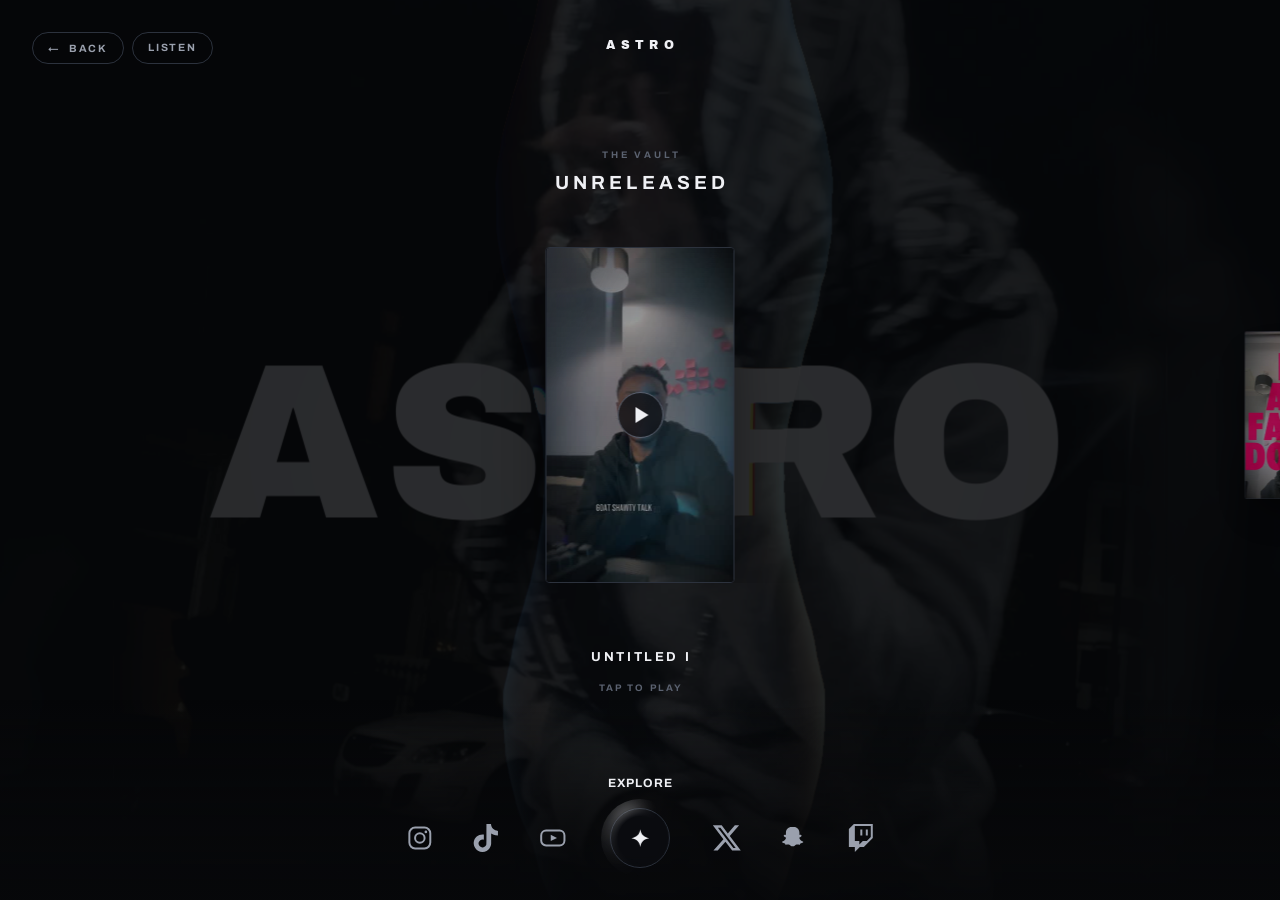
<file: vault/index.html>
<!doctype html>
<html lang="en-GB">
<head>
<meta charset="utf-8">
<meta name="viewport" content="width=device-width, initial-scale=1">
<title>Unreleased &mdash; ASTRO&#8217;</title>
<meta name="description" content="Unreleased snippets from ASTRO&#8217; &mdash; cuts that have not been put out anywhere else yet.">
<link rel="canonical" href="https://kxngcxzz.github.io/Astro-Music-Artist-Landing-Page/vault/">
<meta name="robots" content="index, follow, max-image-preview:large, max-snippet:-1">
<meta name="theme-color" content="#07080a">
<meta name="color-scheme" content="dark">
<link rel="icon" href="data:image/svg+xml,%3Csvg xmlns='http://www.w3.org/2000/svg' viewBox='0 0 32 32'%3E%3Crect width='32' height='32' fill='%2307080a'/%3E%3Ctext x='16' y='23' font-family='Arial Black,Arial,sans-serif' font-size='20' font-weight='900' fill='%23eff0f4' text-anchor='middle'%3EA%3C/text%3E%3C/svg%3E">
<link rel="preconnect" href="https://fonts.googleapis.com">
<link rel="preconnect" href="https://fonts.gstatic.com" crossorigin>
<meta property="og:type" content="website">
<meta property="og:site_name" content="ASTRO&#8217;">
<meta property="og:title" content="Unreleased — ASTRO’">
<meta property="og:description" content="Unreleased snippets from ASTRO&#8217; &mdash; cuts that have not been put out anywhere else yet.">
<meta property="og:url" content="https://kxngcxzz.github.io/Astro-Music-Artist-Landing-Page/vault/">
<meta property="og:image" content="https://kxngcxzz.github.io/Astro-Music-Artist-Landing-Page/thumb.jpg">
<meta property="og:image:type" content="image/jpeg">
<meta property="og:image:width" content="1200">
<meta property="og:image:height" content="630">
<meta name="twitter:card" content="summary_large_image">
<meta name="twitter:title" content="Unreleased — ASTRO’">
<meta name="twitter:description" content="Unreleased snippets from ASTRO&#8217; &mdash; cuts that have not been put out anywhere else yet.">
<meta name="twitter:image" content="https://kxngcxzz.github.io/Astro-Music-Artist-Landing-Page/thumb.jpg">
<script type="application/ld+json">
{
  "@context": "https://schema.org",
  "@graph": [
    { "@type": "MusicGroup", "@id": "https://kxngcxzz.github.io/Astro-Music-Artist-Landing-Page/#artist", "name": "ASTRO\u2019", "url": "https://kxngcxzz.github.io/Astro-Music-Artist-Landing-Page/" },
    {
      "@type": "WebPage",
      "@id": "https://kxngcxzz.github.io/Astro-Music-Artist-Landing-Page/vault/#page",
      "url": "https://kxngcxzz.github.io/Astro-Music-Artist-Landing-Page/vault/",
      "name": "Unreleased — ASTRO\u2019",
      "isPartOf": { "@type": "WebSite", "@id": "https://kxngcxzz.github.io/Astro-Music-Artist-Landing-Page/#website", "url": "https://kxngcxzz.github.io/Astro-Music-Artist-Landing-Page/", "name": "ASTRO\u2019" },
      "about": { "@id": "https://kxngcxzz.github.io/Astro-Music-Artist-Landing-Page/#artist" },
      "inLanguage": "en-GB"
    },
    {
      "@type": "BreadcrumbList",
      "itemListElement": [
        { "@type": "ListItem", "position": 1, "name": "ASTRO\u2019", "item": "https://kxngcxzz.github.io/Astro-Music-Artist-Landing-Page/" },
        { "@type": "ListItem", "position": 2, "name": "Unreleased", "item": "https://kxngcxzz.github.io/Astro-Music-Artist-Landing-Page/vault/" }
      ]
    }
  ]
}
</script>
<link rel="stylesheet" href="https://fonts.googleapis.com/css2?family=Archivo:wght@400;500;600;700&family=Archivo+Black&display=swap">
<link rel="stylesheet" href="../app.css">
</head>
<body>

<div class="object" id="object">
  <canvas id="gl" aria-hidden="true"></canvas>
  <div class="plain" id="plain">
    <h1>ASTRO</h1>
  </div>
</div>

<div class="bd-video" id="bdVideo" aria-hidden="true">
  <video id="bdVid" muted loop playsinline preload="none"></video>
</div>

<div class="views" id="views">

<section class="view" data-route="unreleased" aria-labelledby="h-unreleased">
    <div class="view-inner">
      <div class="route-head rise" style="--i:0">
        <p class="kicker">The vault</p>
        <h1 id="h-unreleased" tabindex="-1">Unreleased</h1>
      </div>

      <!-- The vault runs on the same reel as the catalogue: one cut
           centred, the others peeking, and the wheel walking between
           them. Tapping the middle one plays it. -->
      <div class="reel vault rise" id="vault" style="--i:2">
        <div class="reel-view">
          <div class="reel-track">
            <button class="reel-card is-current" type="button" data-snip data-title="Untitled I" aria-label="Play Untitled I">
              <span class="reel-face snip-face">
                <video class="snip-vid" playsinline preload="none" poster="../media/poster/untitled-1.jpg" src="../media/vault/untitled-1.mp4"></video>
                <span class="snip-scrim"><span class="snip-icon" aria-hidden="true"></span></span>
              </span>
            </button>
            <button class="reel-card" type="button" data-snip data-title="All Falls Down" aria-label="Play All Falls Down">
              <span class="reel-face snip-face">
                <video class="snip-vid" playsinline preload="none" poster="../media/poster/all-falls-down.jpg" src="../media/vault/all-falls-down.mp4"></video>
                <span class="snip-scrim"><span class="snip-icon" aria-hidden="true"></span></span>
              </span>
            </button>
            <button class="reel-card" type="button" data-snip data-title="Untitled II" aria-label="Play Untitled II">
              <span class="reel-face snip-face">
                <video class="snip-vid" playsinline preload="none" poster="../media/poster/untitled-2.jpg" src="../media/vault/untitled-2.mp4"></video>
                <span class="snip-scrim"><span class="snip-icon" aria-hidden="true"></span></span>
              </span>
            </button>
            <button class="reel-card" type="button" data-snip data-title="Untitled III" aria-label="Play Untitled III">
              <span class="reel-face snip-face">
                <video class="snip-vid" playsinline preload="none" poster="../media/poster/untitled-3.jpg" src="../media/vault/untitled-3.mp4"></video>
                <span class="snip-scrim"><span class="snip-icon" aria-hidden="true"></span></span>
              </span>
            </button>
            <button class="reel-card" type="button" data-snip data-title="LOL GANG" aria-label="Play LOL GANG">
              <span class="reel-face snip-face">
                <video class="snip-vid" muted loop playsinline preload="none" poster="../media/poster/lol-gang.jpg" src="../media/vault/lol-gang.mp4"></video>
                <audio class="snip-track" preload="none" src="../media/vault/lol-gang.m4a"></audio>
                <span class="snip-scrim"><span class="snip-icon" aria-hidden="true"></span></span>
              </span>
            </button>
          </div>
        </div>

        <p class="reel-title" id="vaultTitle" aria-live="polite">Untitled I</p>
        <p class="tapcue">Tap to play</p>
      </div>

    </div>
  </section>

</div>

<nav class="menu" id="menu" aria-label="Main">
  <div class="menu-stack" id="menuStack">
    <a class="pill" style="--i:0" data-go="the-artist" href="../about/">The artist</a>
    <a class="pill" style="--i:1" data-go="release" href="../music/">Latest release</a>
    <a class="pill" style="--i:2" data-go="releases" href="../music/#releases">Releases</a>
    <a class="pill" style="--i:3" data-go="unreleased" href="../vault/">Unreleased</a>
    <a class="pill" style="--i:4" data-go="bookings" href="../about/#bookings">Bookings</a>
  </div>
</nav>

<div class="panel" id="panel" role="dialog" aria-modal="true" aria-labelledby="panelTitle">
  <div class="panel-inner" id="panelInner"><!-- built by script --></div>
</div>

<div class="frame">
  <!-- Listen is the one thing every visitor came for, so it sits on the
       frame rather than behind the mark. Back appears to its left. -->
  <div class="corner tl">
    <button class="pill" id="backBtn" type="button">
      <span aria-hidden="true">&larr;</span><span class="word">Back</span>
    </button>
    <a class="pill" id="listenBtn" data-go="listen" href="../music/#listen">Listen</a>
  </div>

  <a class="mark-top" id="markTop" data-go="home" href="../" aria-label="Astro — home">ASTRO</a>


  <div class="knob-wrap">
    <!-- the button carries the accessible name; this is the visual word -->
    <span class="knob-label" id="knobLabel" aria-hidden="true"></span>
    <div class="knob-row">
      <nav class="socials" aria-label="Social links">
        <a href="https://www.instagram.com/mfkn.astro" target="_blank" rel="noopener" style="--i:0" aria-label="Instagram"><svg viewBox="0 0 24 24" aria-hidden="true"><rect x="3" y="3" width="18" height="18" rx="5" fill="none" stroke="currentColor" stroke-width="1.7"/><circle cx="12" cy="12" r="4.1" fill="none" stroke="currentColor" stroke-width="1.7"/><circle cx="17.2" cy="6.8" r="1.15" fill="currentColor"/></svg></a>
        <a href="https://www.tiktok.com/@traphouse.files" target="_blank" rel="noopener" style="--i:1" aria-label="TikTok"><svg viewBox="0 0 24 24" aria-hidden="true"><path fill="currentColor" d="M12.53.02C13.84 0 15.14.01 16.44 0c.08 1.53.63 3.09 1.75 4.17 1.12 1.11 2.7 1.62 4.24 1.79v4.03c-1.44-.05-2.89-.35-4.2-.97-.57-.26-1.1-.59-1.62-.93-.01 2.92.01 5.84-.02 8.75-.08 1.4-.54 2.79-1.35 3.94-1.31 1.92-3.58 3.17-5.91 3.21-1.43.08-2.86-.31-4.08-1.03-2.02-1.19-3.44-3.37-3.65-5.71-.02-.5-.03-1-.01-1.49.18-1.9 1.12-3.72 2.58-4.96 1.66-1.44 3.98-2.13 6.15-1.72.02 1.48-.04 2.96-.04 4.44-.99-.32-2.15-.23-3.02.37-.63.41-1.11 1.04-1.36 1.75-.21.51-.15 1.07-.14 1.61.24 1.64 1.82 3.02 3.5 2.87 1.12-.01 2.19-.66 2.77-1.61.19-.33.4-.67.41-1.06.1-1.79.06-3.57.07-5.36.01-4.03-.01-8.05.02-12.07z"/></svg></a>
        <a href="https://www.youtube.com/@MfknAstro" target="_blank" rel="noopener" style="--i:2" aria-label="YouTube"><svg viewBox="0 0 24 24" aria-hidden="true"><rect x="2" y="5.6" width="20" height="12.8" rx="4.2" fill="none" stroke="currentColor" stroke-width="1.7"/><path d="M10.2 9.3 15.6 12l-5.4 2.7Z" fill="currentColor"/></svg></a>
      </nav>
    <button class="knob" id="knob" type="button" aria-expanded="false" aria-controls="menu" aria-label="Open menu">
      <span class="glyphs">
        <svg class="glyph glyph-star" viewBox="0 0 24 24" aria-hidden="true">
          <path d="M12 1.6c.78 5.1 3.42 7.74 8.52 8.52-5.1.78-7.74 3.42-8.52 8.52-.78-5.1-3.42-7.74-8.52-8.52C8.58 9.34 11.22 6.7 12 1.6Z" fill="currentColor" transform="translate(0 1.9)"/>
        </svg>
        <svg class="glyph glyph-close" viewBox="0 0 24 24" aria-hidden="true">
          <path d="M5.4 5.4 18.6 18.6M18.6 5.4 5.4 18.6" stroke="currentColor" stroke-width="1.5" stroke-linecap="square"/>
        </svg>
      </span>
    </button>
      <nav class="socials" aria-label="More social links">
        <a href="https://x.com/StTrapstar" target="_blank" rel="noopener" style="--i:3" aria-label="X"><svg viewBox="0 0 24 24" aria-hidden="true"><path fill="currentColor" d="M18.9 1.153h3.68l-8.04 9.19L24 22.846h-7.406l-5.8-7.584-6.638 7.584H.474l8.6-9.83L0 1.154h7.594l5.243 6.932ZM17.61 20.644h2.039L6.486 3.24H4.298Z"/></svg></a>
        <a href="https://www.snapchat.com/@mfkn.astro" target="_blank" rel="noopener" style="--i:4" aria-label="Snapchat"><svg viewBox="0 0 24 24" aria-hidden="true"><path fill="currentColor" d="M12 2.6c2.9 0 4.8 2.1 4.8 5v1.9c.5-.2 1-.3 1.4-.1.5.2.6.7.3 1.1-.3.5-1 .9-1.6 1.1-.2.1-.3.2-.2.4.5 1.4 1.7 2.6 3.1 3 .4.1.5.5.2.8-.5.5-1.5.8-2.3.9-.2 0-.3.2-.3.4-.1.5-.2.8-.6.8-.5 0-1.1-.2-1.8-.2-1 0-1.4.2-2 .7-.6.4-1.2.8-2 .8s-1.4-.4-2-.8c-.6-.5-1-.7-2-.7-.7 0-1.3.2-1.8.2-.4 0-.5-.3-.6-.8 0-.2-.1-.4-.3-.4-.8-.1-1.8-.4-2.3-.9-.3-.3-.2-.7.2-.8 1.4-.4 2.6-1.6 3.1-3 .1-.2 0-.3-.2-.4-.6-.2-1.3-.6-1.6-1.1-.3-.4-.2-.9.3-1.1.4-.2.9-.1 1.4.1V7.6c0-2.9 1.9-5 4.8-5Z"/></svg></a>
        <a href="https://www.twitch.tv/mfknastro" target="_blank" rel="noopener" style="--i:5" aria-label="Twitch"><svg viewBox="0 0 24 24" aria-hidden="true"><path fill="currentColor" d="M11.571 4.714h1.715v5.143H11.57zm4.715 0H18v5.143h-1.714zM6 0L1.714 4.286v15.428h5.143V24l4.286-4.286h3.428L22.286 12V0zm14.571 11.143l-3.428 3.428h-3.429l-3 3v-3H6.857V1.714h13.714z"/></svg></a>
      </nav>
    </div>
  </div>
</div>

<script>window.ASTRO_ROOT = "../";</script>
<script src="../app.js" defer></script>
</body>
</html>
</file>
<file: app.css>
:root {
    /* Prometheus's ground, carried over verbatim. */
    --ink:      #07080a;
    --ink-2:    #0e1014;
    --line:     #1c2028;
    --line-2:   #2c323d;
    --silver:   #eff0f4;
    --silver-2: #9aa0ad;
    --silver-3: #5b6270;
    --flare:    #cfe0f5;

    --display: "Archivo Black", "Helvetica Neue", Arial, sans-serif;
    --ui: "Archivo", "Helvetica Neue", Arial, sans-serif;

    --pad: clamp(14px, 3vw, 32px);
    --chip: 10.5px;
    --ease: cubic-bezier(0.16, 1, 0.3, 1);

    /* Surfaces that sit over the ground, held as tokens so they move with
       it — a scrim hardcoded to the old ground is how this quietly breaks. */
    --scrim:    rgba(7, 8, 10, 0.78);
    --scrim-2:  rgba(7, 8, 10, 0.90);
    --knob-bg:  rgba(12, 14, 18, 0.70);
    --pill-bg:  rgba(7, 8, 10, 0.50);
    --lift:     rgba(239, 240, 244, 0.12);
  }

  *, *::before, *::after { box-sizing: border-box; }

  html, body { height: 100%; }

  body {
    margin: 0;
    background: var(--ink);
    color: var(--silver);
    font-family: var(--ui);
    font-size: 15px;
    line-height: 1.6;
    -webkit-font-smoothing: antialiased;
    overflow: hidden;            /* every route is its own viewport */
  }

  a { color: inherit; text-decoration: none; }
  :focus-visible { outline: 2px solid var(--flare); outline-offset: 3px; }
  [tabindex="-1"]:focus { outline: none; }

  /* ==================================================================
     THE OBJECT — the glass name, behind everything. It is the home
     route's centrepiece and dims away on every other route.
     ================================================================== */
  .object {
    position: fixed;
    inset: 0;
    z-index: 0;
    transition: opacity 0.55s var(--ease), filter 0.62s var(--ease), transform 0.62s var(--ease);
  }
  #gl { position: absolute; inset: 0; width: 100%; height: 100%; display: block; }

  /* What a visitor with no WebGL, no JS or a refused context actually gets. */
  .plain {
    position: absolute;
    inset: 0;
    display: flex;
    flex-direction: column;
    align-items: center;
    justify-content: center;
    text-align: center;
    gap: 16px;
    padding: 0 8vw;
  }
  .plain[hidden] { display: none; }
  .plain h1 {
    margin: 0;
    font-family: var(--display);
    font-size: clamp(54px, 16vw, 200px);
    line-height: 0.88;
    letter-spacing: 0.02em;
    text-indent: 0.02em;
  }

  /* off the home route the object recedes rather than disappearing */
  body:not([data-route="home"]) .object {
    opacity: 0.16;
    filter: saturate(0.6);
    transform: scale(1.03);
  }
  /* dims rather than blurs — dimming keeps it legible as a shape */
  body.menu-open .object { filter: brightness(0.55) saturate(0.8); transform: scale(0.985); }

  /* ==================================================================
     ROUTES
     ================================================================== */
  /* A project's own footage, behind its page. Muted and looping, dimmed
     and softened hard so the type on top stays the thing you read — the
     clips are 9:16 and a wide window crops them past recognition anyway,
     so they work as atmosphere rather than as picture. */
  .bd-video {
    position: fixed;
    inset: 0;
    z-index: 0;
    opacity: 0;
    pointer-events: none;
    overflow: hidden;
    transition: opacity 0.85s var(--ease);
  }
  .bd-video.on { opacity: 1; }
  .bd-video video {
    width: 100%;
    height: 100%;
    object-fit: cover;
    display: block;
    /* No blur. The reference runs the footage sharp, and the blur was
       taking the fine detail out of exactly the areas that are meant to
       read as a room. */
    filter: brightness(0.60) saturate(0.85);
    transform: scale(1.02);
  }
  .bd-video::after {                 /* the ground the type sits on */
    content: "";
    position: absolute;
    inset: 0;
    background:
      radial-gradient(125% 82% at 50% 42%, rgba(7, 8, 10, 0.16), rgba(7, 8, 10, 0.74) 78%),
      linear-gradient(rgba(7, 8, 10, 0.26), rgba(7, 8, 10, 0.26));
  }

  /* On the vault the footage is the point — changing cut is meant to
     change the room, and it cannot do that from under a scrim tuned to
     keep a cover sleeve the brightest thing on screen. The list is a
     handful of short lines, so it survives the lighter ground. */
  /* Measured against the reference rather than guessed: in the corners
     of its frame the footage keeps a spread of about 7 luma steps, where
     ours had been flattened to under 2 — the scrim was leaving a tenth of
     the video showing, so there was nothing left to see. This lets a third
     through, which is what the reference is doing. */
  body[data-route="releases"] .bd-video video,
  body[data-route="unreleased"] .bd-video video {
    filter: brightness(0.70) saturate(0.95);
  }
  body[data-route="releases"] .bd-video::after,
  body[data-route="unreleased"] .bd-video::after {
    background:
      radial-gradient(125% 84% at 50% 42%, rgba(7, 8, 10, 0.12), rgba(7, 8, 10, 0.62) 80%),
      linear-gradient(rgba(7, 8, 10, 0.18), rgba(7, 8, 10, 0.18));
  }

  /* A positioning wrapper and nothing else — it must never be the thing a
     tap lands on. Without this it sits above the route it contains and
     swallows every click, which is what stopped the vault rows and the
     rack cards from answering the pointer. The active route takes events
     back for itself and its children. */
  .views { position: fixed; inset: 0; z-index: 1; pointer-events: none; }

  .view {
    position: absolute;
    inset: 0;
    display: grid;
    justify-items: center;
    /* Centred while the route fits, topped out the moment it does not.
       Plain `center` on a scroll container pushes the overflow above
       scrollTop 0, where nothing can reach it — which is how the top of
       the biography went missing. `safe` is the whole fix; the line
       above it is the fallback for engines that do not know the keyword. */
    align-content: center;
    align-content: safe center;
    padding: 96px var(--pad) 152px;   /* clears the label and the knob */
    /* A route long enough to scroll runs its own text under the back
       button and the mark, where it is unreadable and looks broken. The
       top few pixels fade instead, so copy leaves the page rather than
       colliding with the chrome. Nothing position:fixed lives in here,
       so the mask cannot trap the backdrops. */
    -webkit-mask: linear-gradient(180deg, rgba(0, 0, 0, 0) 0, rgba(0, 0, 0, 0) 64px, #000 86px, #000 calc(100% - 152px), rgba(0, 0, 0, 0) calc(100% - 128px));
    mask: linear-gradient(180deg, rgba(0, 0, 0, 0) 0, rgba(0, 0, 0, 0) 64px, #000 86px, #000 calc(100% - 152px), rgba(0, 0, 0, 0) calc(100% - 128px));
    overflow-y: auto;
    overflow-x: hidden;               /* nothing may push the page sideways */
    overscroll-behavior: contain;
    opacity: 0;
    visibility: hidden;
    /* Routes are stacked on top of each other, so the ones that are not
       on screen must not be clickable. Visibility alone leaves them
       hit-testable for the length of its own transition, which is long
       enough for a card on a route you have left to swallow a tap on the
       route you are looking at. */
    pointer-events: none;
    transition: opacity 0.52s var(--ease), visibility 0.52s;
  }
  .view.active { opacity: 1; visibility: visible; pointer-events: auto; }
  .view-inner { width: min(720px, 100%); }

  /* children of the active route rise in, staggered, like the menu rows */
  .view .rise {
    opacity: 0;
    transform: translateY(12px);
    transition: opacity 0.5s var(--ease), transform 0.5s var(--ease);
  }
  .view.active .rise {
    opacity: 1;
    transform: none;
    transition-delay: calc(var(--i, 0) * 60ms + 90ms);
  }
  /* Leaving, the rows were sliding back down as the page faded — two moves
     at once, which is what made a route change feel unsettled. Hold them
     still and let the page cross-fade on its own. */
  .view:not(.active) .rise { transition: none; }

  .route-head { text-align: center; margin-bottom: clamp(26px, 5vh, 46px); }
  /* The reel routes give the cover the reference's full half-screen, which
     leaves less for everything under it. Reclaimed here rather than off the
     cover, so the name and the cue stay clear of the bottom mask. */
  body[data-route="releases"] .route-head,
  body[data-route="unreleased"] .route-head { margin-bottom: clamp(28px, 6.1vh, 58px); }
  body[data-route="releases"] .route-head h1,
  body[data-route="unreleased"] .route-head h1 {
    font-family: var(--ui);
    font-size: clamp(14px, 1.6vw, 19px);
    font-weight: 700;
    letter-spacing: 0.22em;
    text-indent: 0.22em;
    text-transform: uppercase;
  }
  .route-head .kicker {
    margin: 0 0 10px;
    font-size: 9.5px;
    font-weight: 700;
    letter-spacing: 0.3em;
    text-indent: 0.3em;
    text-transform: uppercase;
    color: var(--silver-3);
  }
  .route-head h1 {
    margin: 0;
    font-family: var(--display);
    font-size: clamp(30px, 6vw, 62px);
    line-height: 1;
    letter-spacing: 0.01em;
    text-wrap: balance;
  }

  /* ---- the pill: one shape for every interactive element ------------ */
  .pill {
    display: inline-flex;
    align-items: center;
    justify-content: center;
    gap: 8px;
    min-height: 32px;
    padding: 0 15px;
    border: 1px solid var(--line-2);
    border-radius: 999px;
    background: transparent;
    color: var(--silver-2);
    font-family: var(--ui);
    font-size: var(--chip);
    font-weight: 700;
    letter-spacing: 0.17em;
    text-transform: uppercase;
    cursor: pointer;
    white-space: nowrap;
    transition: color 0.22s, border-color 0.22s, background 0.22s;
  }
  /* The reference lifts a hovered pill rather than fully inverting it. */
  .pill:hover, .pill:focus-visible {
    color: var(--silver);
    background: var(--lift);
    border-color: var(--silver-3);
  }
  .pill.wide { width: 100%; min-height: 44px; font-size: 11px; }

  /* A live link carries its platform's mark; one still waiting on a URL
     keeps the dot, so the two states stay tellable apart at a glance. */
  .pill .mark { width: 16px; height: 16px; flex: none; display: block; }

  .stack { display: grid; gap: 10px; width: min(320px, 100%); margin: 0 auto; padding: 0; list-style: none; }

  .note {
    margin: 18px 0 0;
    text-align: center;
    font-size: 10.5px;
    color: var(--silver-3);
    line-height: 1.7;
  }
  /* An address in running text. The global reset strips underlines, so it
     needs its own — without one a mailto in a grey note reads as prose. */
  .note a {
    color: var(--silver);
    text-decoration: underline;
    text-decoration-color: var(--line-2);
    text-underline-offset: 3px;
  }
  .note a:hover,
  .note a:focus-visible { text-decoration-color: var(--silver-3); }

  /* ---- release ------------------------------------------------------ */
  /* The cover is the page. Everything else waits behind a tap, so the
     footage behind it stays the thing you are looking at. */
  .release {
    position: relative;
    display: grid;
    justify-items: center;
    gap: 16px;
    width: min(340px, 74vw);
    margin: 0 auto;
  }

  .sleeve-space { perspective: 1200px; width: 100%; }
  .sleeve-btn {
    display: block;
    width: 100%;
    padding: 0;
    border: 0;
    background: none;
    cursor: pointer;
    -webkit-tap-highlight-color: transparent;
  }
  .sleeve-btn:focus-visible { outline: 1px solid var(--silver-3); outline-offset: 10px; }

  .tapcue {
    margin: 0;
    font-size: 9.5px;
    font-weight: 700;
    letter-spacing: 0.22em;
    text-indent: 0.22em;
    text-transform: uppercase;
    color: var(--silver-3);
    transition: opacity 0.35s var(--ease), color 0.25s;
  }
  .sleeve-btn:hover + .dateline + .tapcue { color: var(--silver-2); }
  .release.open .tapcue { opacity: 0; pointer-events: none; }

  /* The list opens over the artwork rather than under it: pushing three
     more rows down the page shunted them straight into the mark. The gaps
     between the links stay click-through, so tapping the cover again — or
     the space around a link — closes it. */
  .release .stack {
    position: absolute;
    top: 0;
    left: 0;
    right: 0;
    height: min(340px, 74vw);
    width: auto;
    max-width: none;
    margin: 0;
    display: grid;
    align-content: center;
    justify-items: center;
    gap: 10px;
    padding: 0 clamp(14px, 5vw, 26px);
    background: rgba(7, 8, 10, 0.86);
    -webkit-backdrop-filter: blur(7px);
    backdrop-filter: blur(7px);
    opacity: 0;
    pointer-events: none;
    transition: opacity 0.4s var(--ease);
  }
  .release.open .stack { opacity: 1; }
  .release .stack li { width: 100%; max-width: 250px; }
  .release.open .stack a { pointer-events: auto; }
  .sleeve {
    position: relative;
    display: block;
    width: 100%;
    aspect-ratio: 1 / 1;
    transform: rotateX(var(--rx, 4deg)) rotateY(var(--ry, -14deg));
    transition: transform 0.5s var(--ease);
  }
  .sleeve-face {
    position: absolute;
    inset: 0;
    background: url("media/art/directors-cut.jpg") center / cover no-repeat, var(--ink-2);
    border: 1px solid var(--line-2);
    overflow: hidden;
    box-shadow: 0 40px 80px -30px rgba(0, 0, 0, 0.9);
  }
  .sleeve-face::after {
    content: "";
    position: absolute;
    inset: 0;
    background: linear-gradient(115deg,
      rgba(207, 224, 245, 0.16) 0%,
      rgba(207, 224, 245, 0.02) 26%,
      rgba(0, 0, 0, 0) 55%);
  }
  .sleeve-art {
    position: absolute;
    inset: 0;
    display: grid;
    place-items: center;
    align-content: center;
    gap: 10px;
    text-align: center;
    padding: 20px;
  }
  .sleeve-art .glyph {
    font-family: var(--display);
    font-size: clamp(22px, 4.4vw, 44px);
    letter-spacing: 0.14em;
    text-indent: 0.14em;
    color: var(--silver);
  }
  .sleeve-art .slotnote {
    font-size: 9px;
    font-weight: 700;
    letter-spacing: 0.2em;
    text-transform: uppercase;
    color: var(--silver-3);
  }

  .release-meta h2 {
    margin: 0 0 10px;
    font-family: var(--display);
    font-size: clamp(24px, 4vw, 40px);
    line-height: 1.05;
  }
  .dateline {
    display: flex;
    flex-wrap: wrap;
    gap: 6px 14px;
    margin: 0 0 20px;
    font-size: 9.5px;
    font-weight: 700;
    letter-spacing: 0.16em;
    text-transform: uppercase;
    color: var(--silver-3);
  }
  .release-meta .stack { margin: 0; width: 100%; max-width: 300px; }

  /* ---- tracklist ---------------------------------------------------- */
  .tracks { margin: 26px 0 0; padding: 0; list-style: none; }
  .tracks li {
    display: grid;
    grid-template-columns: 30px 1fr auto;
    align-items: baseline;
    gap: 14px;
    padding: 11px 0;
    border-bottom: 1px solid var(--line);
    font-size: 13.5px;
  }
  .tracks .n { font-size: 10px; font-weight: 700; color: var(--silver-3); font-variant-numeric: tabular-nums; }
  .tracks .t { color: var(--silver); }
  .tracks .len { font-size: 11.5px; color: var(--silver-3); font-variant-numeric: tabular-nums; }

  /* ---- the vault ------------------------------------------------------
     The unreleased list is the one place where picking a row changes the
     room: each cut owns a clip, and selecting it swaps the footage behind
     the whole page. The row is the control, so it is a button — the list
     stays walkable by keyboard without any roving-tabindex machinery. */
  .vault {
    width: min(430px, 100%);
    margin: 26px auto 0;
    padding: 0;
    list-style: none;
    counter-reset: vault;
  }
  .vault li { border-bottom: 1px solid var(--line); }
  .vault li:first-child { border-top: 1px solid var(--line); }

  .vault-row {
    display: grid;
    grid-template-columns: 30px 1fr auto;
    align-items: center;
    gap: 14px;
    width: 100%;
    padding: 15px 10px;
    border: 0;
    background: transparent;
    color: inherit;
    font: inherit;
    text-align: left;
    cursor: pointer;
    transition: background 0.28s var(--ease), padding-left 0.34s var(--ease);
  }
  /* A wash that fades out to the right rather than a filled block — a
     solid bar reads as a button on a page built out of hairlines. */
  .vault-row:hover, .vault-row:focus-visible {
    background: linear-gradient(90deg, rgba(239, 240, 244, 0.07), rgba(239, 240, 244, 0.015) 55%, transparent);
  }
  .vault-row .n {
    font-family: var(--ui);
    font-size: 10px;
    font-weight: 700;
    letter-spacing: 0.14em;
    color: var(--silver-3);
    font-variant-numeric: tabular-nums;
    transition: color 0.28s;
  }
  .vault-row .tt {
    font-size: 14px;
    color: var(--silver-2);
    letter-spacing: 0.01em;
    transition: color 0.28s;
  }
  .vault-row .st {
    font-family: var(--ui);
    font-size: 8.5px;
    font-weight: 700;
    letter-spacing: 0.2em;
    text-transform: uppercase;
    color: var(--silver-3);
    white-space: nowrap;
  }

  /* the selected cut: its clip is the one playing behind the page */
  .vault-row[aria-pressed="true"] {
    padding-left: 20px;
    background: linear-gradient(90deg, rgba(239, 240, 244, 0.13), rgba(239, 240, 244, 0.03) 58%, transparent);
  }
  .vault-row[aria-pressed="true"] .n,
  .vault-row[aria-pressed="true"] .tt { color: var(--silver); }
  .vault-row[aria-pressed="true"] .st { color: var(--flare); }

  /* a hairline that grows out of the left edge of the live row */
  .vault-row { position: relative; }
  .vault-row::before {
    content: "";
    position: absolute;
    left: 0; top: 50%;
    width: 0; height: 1px;
    background: var(--flare);
    transform: translateY(-50%);
    transition: width 0.42s var(--ease);
  }
  .vault-row[aria-pressed="true"]::before { width: 12px; }

  @media (prefers-reduced-motion: reduce) {
    .vault-row, .vault-row::before { transition: none; }
  }

  /* ---- the snippet ----------------------------------------------------
     The one thing on this site that makes a sound. It never starts on its
     own: a browser will not allow it without a gesture, and neither would
     this — footage that begins talking at you is how a tab gets closed. */
  /* The vault is the reel with footage on the cards instead of artwork,
     so the shape and the gestures come from .reel below. Only what a
     snippet needs on top of a sleeve lives here: a portrait card, the
     footage filling it, and the play control over the middle. */
  /* The cut is 9:16, so the height cap becomes a width cap: 26vh of width
     is 46vh of card, the same proportion the sleeves hold. */
  .reel.vault { --card: min(56vw, 21vh, 250px); }
  .reel.vault .reel-card { aspect-ratio: 9 / 16; }
  .snip-face { padding: 0; }
  .snip-face video {
    position: absolute;
    inset: 0;
    width: 100%;
    height: 100%;
    object-fit: cover;
    display: block;
  }
  /* The scrim is the control's backing: it dims the poster so the icon
     reads, and it is what fades out once the snippet is running. */
  .snip-scrim {
    position: absolute;
    inset: 0;
    display: grid;
    place-items: center;
    background: rgba(7, 8, 10, 0.42);
    transition: opacity 0.3s var(--ease), background 0.3s var(--ease);
  }
  /* Once it is running the control gets out of the way, and comes back
     the moment it is wanted. A tap anywhere on the card still pauses. */
  .reel-card.playing .snip-scrim { opacity: 0; background: transparent; }
  .reel-card.playing:hover .snip-scrim,
  .reel-card.playing:focus-visible .snip-scrim { opacity: 1; background: rgba(7, 8, 10, 0.3); }
  /* A neighbour is half size and not the one being played — showing it a
     play control invites a tap that only walks the reel. */
  .reel-card:not(.is-current) .snip-scrim { opacity: 0; }

  .snip-icon {
    width: 46px;
    height: 46px;
    border: 1px solid var(--silver-3);
    border-radius: 50%;
    display: grid;
    place-items: center;
    background: var(--knob-bg);
    -webkit-backdrop-filter: blur(6px);
    backdrop-filter: blur(6px);
  }
  .snip-icon::before {                 /* play */
    content: "";
    width: 0;
    height: 0;
    margin-left: 4px;
    border-left: 13px solid var(--silver);
    border-top: 8px solid transparent;
    border-bottom: 8px solid transparent;
  }
  .reel-card.playing .snip-icon::before {   /* pause */
    width: 4px;
    height: 15px;
    margin: 0;
    border: 0;
    transform: translateX(-4px);
    background: var(--silver);
    box-shadow: 8px 0 0 var(--silver);
  }

  /* ---- the reel -------------------------------------------------------
     One sleeve centred with its neighbours peeking past both edges, the
     record's name under it, and its clip playing behind the page. The
     name is the part that carries the change: it decodes into the new
     title rather than cutting to it. */
  .reel {
    /* Sized against the viewport's height as well as its width. A flat
       300px cap made the sleeve a third of a tall screen and a quarter of
       a short one; the reference holds it at about half the height
       whatever the screen, which is what makes the artwork the page. */
    --card: min(70vw, 50vh, 480px);
    display: grid;
    justify-items: center;
    gap: clamp(10px, 1.5vh, 16px);
    width: 100%;
  }

  .reel-view {
    position: relative;
    width: 100vw;
    max-width: 100vw;
    /* Full bleed out of the reading column. Both margins, not just the
       left: .reel is a grid that centres its items, so a lone left margin
       got the shift applied AND the leftover space re-centred on top of
       it, landing the whole reel left of the name underneath. Matching
       margins leave the item's outer box exactly the column's width, so
       there is no free space to redistribute and nothing to overflow into
       the route's scroll width. (.rack-view sits in a plain block, where
       a left margin alone is the right tool — hence the difference.) */
    margin-left: calc(50% - 50vw);
    margin-right: calc(50% - 50vw);
    overflow: hidden;
    cursor: grab;
    touch-action: pan-y;             /* the page keeps the vertical axis */
    perspective: 1200px;
  }
  .reel-view.dragging { cursor: grabbing; }

  .reel-track {
    display: flex;
    align-items: center;
    justify-content: flex-start;
    /* The reference leaves a wide clear span either side of the centred
       cover — 666px against a 387px card — so the footage behind is what
       you look at while you move between records, and only a sliver of the
       next one shows at the screen edge. A fixed gap cannot do that at
       every width: this one is whatever is left after reserving a sliver
       of about a fifth of a card, so the peek stays constant and the span
       grows with the screen. */
    gap: max(20px, calc(50vw - var(--card) * 0.69));
    will-change: transform;
  }
  .reel-track.glide { transition: transform 0.62s var(--ease); }

  .reel-card {
    position: relative;              /* the face inside is absolute to THIS */
    flex: 0 0 auto;
    width: var(--card);
    /* The artwork is square, and a 4/5 sleeve cropped a tenth off either
       side of it — enough to cut the first and last letter off a title
       that runs the full width of the cover. */
    aspect-ratio: 1 / 1;
    padding: 0;
    border: 0;
    background: none;
    cursor: pointer;
    -webkit-tap-highlight-color: transparent;
    /* neighbours sit back at half height, as they do in the reference */
    transform: scale(0.5);
    opacity: 0.72;
    transition: transform 0.55s var(--ease), opacity 0.55s var(--ease);
  }
  /* A neighbour shrinks towards the sleeve in the middle, not towards its
     own centre: scaled about its own middle it walks away from the screen
     edge and stops peeking at all, which is the whole look. Pinning the
     origin to its inner edge keeps that edge where the layout put it. */
  .reel-card.is-left  { transform-origin: right center; }
  .reel-card.is-right { transform-origin: left center; }
  .reel-card.is-current { transform: none; opacity: 1; }
  .reel-card:focus-visible { outline: 1px solid var(--silver-3); outline-offset: 10px; }

  .reel-face {
    position: absolute;
    inset: 0;
    display: grid;
    place-content: center;
    text-align: center;
    padding: 18px;
    border-radius: 4px;
    background: var(--art, var(--ink-2)) center / cover no-repeat;
    border: 1px solid var(--line-2);
    overflow: hidden;
    box-shadow: 0 40px 80px -30px rgba(0, 0, 0, 0.9);
  }
  /* The cover art is declared here rather than in a style attribute on the
     card. A url() inside a custom property is resolved against the
     stylesheet that substitutes it, not the page that set it, so a
     relative path written into the markup climbs the wrong number of
     folders once the pages sit in subdirectories. Written here it is
     always relative to app.css, which is always beside the media folder.
     The tone textures and the sleeve face have always worked this way. */
  .reel-face[data-art="basics"]   { --art: url("media/art/basics.jpg"); }
  .reel-face[data-art="chanel"]   { --art: url("media/art/chanel.jpg"); }
  .reel-face[data-art="candyman"] { --art: url("media/art/candyman.jpg"); }
  .reel-face[data-art="genesis"]  { --art: url("media/art/genesis.jpg"); }
  .reel-face[data-art="maria"]    { --art: url("media/art/maria.jpg"); }
  .reel-face::after {                /* the sheen the sleeves carry */
    content: "";
    position: absolute;
    inset: 0;
    background: linear-gradient(115deg,
      rgba(207, 224, 245, 0.16) 0%,
      rgba(207, 224, 245, 0.02) 26%,
      rgba(0, 0, 0, 0) 55%);
  }
  /* the title printed on the sleeve stands in until artwork arrives */
  .reel-stamp {
    font-family: var(--display);
    font-size: clamp(15px, 3vw, 24px);
    line-height: 1.15;
    letter-spacing: 0.06em;
    color: var(--silver);
  }
  .reel-face[data-art] .reel-stamp { display: none; }

  /* The name under the sleeve. Tabular figures and a reserved line keep
     the decode from shuffling the layout on every frame. */
  .reel-title {
    margin: 0;
    /* the reference's wide run between the artwork and its name */
    margin-top: clamp(16px, 5.6vh, 54px);
    min-height: 1.5em;
    font-family: var(--ui);
    font-size: clamp(10px, 2.9vw, 13px);
    font-weight: 700;
    letter-spacing: 0.2em;
    text-indent: 0.2em;
    text-transform: uppercase;
    color: var(--silver);
    text-align: center;
  }

  /* the reveal covers the centred sleeve only */
  .reel-links {
    position: absolute;
    top: 50%;
    left: 50%;
    width: var(--card);
    height: var(--card);
    max-width: none;
    margin: 0;
    transform: translate(-50%, -50%);
    display: grid;
    align-content: center;
    justify-items: center;
    gap: 10px;
    padding: 0 clamp(14px, 5vw, 26px);
    border-radius: 4px;
    background: rgba(7, 8, 10, 0.86);
    -webkit-backdrop-filter: blur(7px);
    backdrop-filter: blur(7px);
    opacity: 0;
    pointer-events: none;
    transition: opacity 0.4s var(--ease);
  }
  /* The reference's stack under the artwork is the name and nothing else,
     and that line is exactly the room its spacing needs. The vault keeps
     its cue — that a still frame plays is not guessable, where a record
     sleeve opening its links is. */
  body[data-route="releases"] .reel .tapcue { display: none; }

  .reel.open .reel-links { opacity: 1; }
  .reel.open .reel-links a { pointer-events: auto; }
  .reel-links li { width: 100%; max-width: 250px; }
  .reel.open .tapcue { opacity: 0; pointer-events: none; }

  @media (prefers-reduced-motion: reduce) {
    .reel-track.glide, .reel-card { transition: none; }
  }

  /* ---- the rack -------------------------------------------------------
     One card centred, its neighbours peeking at the edges, and a full-bleed
     backdrop carrying whichever is centred. The backdrop swap is the part
     that makes the reference feel expensive — not the scroll direction. */
  .rack { margin-bottom: clamp(26px, 5vh, 44px); }

  .rack-view {
    overflow: hidden;
    min-width: 0;
    width: 100vw;
    max-width: 100vw;
    margin-left: calc(50% - 50vw);
    /* the neighbours fade out rather than being cut off by the edge */
    -webkit-mask: linear-gradient(90deg, transparent, #000 5%, #000 95%, transparent);
    mask: linear-gradient(90deg, transparent, #000 5%, #000 95%, transparent);
    cursor: grab;
    /* The rack owns the horizontal axis only. Handing pan-y back to the
       browser is what lets a thumb starting on a card still scroll the
       page down to the biography. */
    touch-action: pan-y;
  }
  .rack-view.dragging { cursor: grabbing; }

  .rack-track {
    display: flex;
    align-items: center;
    gap: clamp(26px, 18vw, 340px);
    will-change: transform;
  }
  .rack-track.glide { transition: transform 0.62s var(--ease); }

  .shot {
    flex: 0 0 auto;
    width: clamp(190px, 30vw, 300px);
    aspect-ratio: 3 / 4;
    position: relative;
    overflow: hidden;
    display: grid;
    place-content: center;
    gap: 6px;
    text-align: center;
    padding: 16px;
    border: 1px solid var(--line-2);
    background: var(--tone, var(--ink-2)) center / cover no-repeat;
    color: inherit;
    font: inherit;
    cursor: pointer;
    opacity: 0.62;
    transform: scale(0.94);
    transition: opacity 0.5s var(--ease), transform 0.5s var(--ease), border-color 0.4s;
  }
  /* The card is the bright thing on the page — the same clip runs behind
     it at a fraction of the brightness, so the card reads as the picture
     and the backdrop as the room it is playing in. */
  .shot-vid {
    position: absolute;
    inset: 0;
    width: 100%;
    height: 100%;
    object-fit: cover;
    display: block;
  }

  .shot.is-current {
    opacity: 1;
    transform: none;
    border-color: var(--silver-3);
  }
  .sr {
    position: absolute;
    width: 1px; height: 1px;
    overflow: hidden;
    clip-path: inset(50%);
    white-space: nowrap;
  }
  .shot .label {
    font-size: 9px;
    font-weight: 700;
    letter-spacing: 0.24em;
    text-indent: 0.24em;
    text-transform: uppercase;
    color: var(--silver);
  }
  .shot .spec {
    font-size: 9px;
    letter-spacing: 0.14em;
    text-transform: uppercase;
    color: var(--silver-2);
  }

  /* Without wrap, a long tracked caption plus the dots overflowed the view
     and dragged every other line on the page out with it. */
  .rack-foot {
    display: flex;
    flex-wrap: wrap;
    align-items: center;
    justify-content: center;
    gap: 8px 16px;
    margin-top: 18px;
  }
  /* The bio used to sit a third of a viewport below the photographs, which
     read as a hole rather than as breathing room. */
  .rack + .prose { margin-top: clamp(24px, 5vh, 48px); }

  .rack-dots { display: flex; gap: 7px; }
  .rack-dots button {
    width: 6px;
    height: 6px;
    padding: 0;
    border: 0;
    border-radius: 50%;
    background: var(--silver-3);
    cursor: pointer;
    transition: background 0.3s, transform 0.3s;
  }
  .rack-dots button[aria-current="true"] { background: var(--silver); transform: scale(1.3); }

  .rack-hint {
    margin: 10px 0 0;
    text-align: center;
    font-size: 9px;
    letter-spacing: 0.16em;
    text-transform: uppercase;
    color: var(--silver-3);
  }

  /* the full-bleed backdrop, one layer per item, cross-faded */
  .rack-bd { position: fixed; inset: 0; z-index: 0; pointer-events: none; }
  .rack-bd .bd {
    position: absolute;
    inset: 0;
    background: var(--tone) center / cover no-repeat;
    filter: blur(46px) saturate(0.75);
    transform: scale(1.18);
    opacity: 0;
    transition: opacity 0.7s var(--ease);
  }
  body[data-route="the-artist"] .rack-bd .bd.is-current { opacity: 0.42; }

  /* placeholder tones — each becomes a real photograph later */
  /* the real press shots — one variable feeds both the card and the
     full-bleed backdrop behind it */
  [data-tone="a"] { --tone: url("[data-uri]"); }
  [data-tone="b"] { --tone: url("[data-uri]"); }
  [data-tone="c"] { --tone: url("[data-uri]"); }

  .prose p { margin: 0 0 16px; color: var(--silver-2); }
  .prose p.lead {
    color: var(--silver);
    font-size: clamp(17px, 2.3vw, 21px);
    line-height: 1.5;
  }
  .facts { margin: 26px 0 0; }
  .facts div {
    display: flex;
    justify-content: space-between;
    gap: 16px;
    padding: 11px 0;
    border-bottom: 1px solid var(--line);
  }
  .facts dt {
    font-size: 9.5px;
    font-weight: 700;
    letter-spacing: 0.2em;
    text-transform: uppercase;
    color: var(--silver-3);
  }
  .facts dd { margin: 0; font-size: 13px; color: var(--silver-2); text-align: right; }

  /* ---- bookings ----------------------------------------------------- */
  .booking-grid {
    display: grid;
    grid-template-columns: repeat(3, minmax(0, 1fr));
    gap: 1px;
    background: var(--line);
    border: 1px solid var(--line);
  }
  @media (max-width: 720px) { .booking-grid { grid-template-columns: 1fr; } }
  .booking {
    background: var(--ink);
    padding: clamp(20px, 3.4vw, 30px);
    display: flex;
    flex-direction: column;
    gap: 12px;
  }
  .booking h2 {
    margin: 0;
    font-size: var(--chip);
    font-weight: 700;
    letter-spacing: 0.2em;
    text-transform: uppercase;
    color: var(--silver);
  }
  .booking p { margin: 0; flex: 1; color: var(--silver-2); font-size: 13.5px; }
  .booking .pill { align-self: flex-start; }

  /* ==================================================================
     THE FRAME
     ================================================================== */
  .frame { position: fixed; inset: 0; z-index: 30; pointer-events: none; }
  /* Long pages scroll under the fixed mark. A soft floor keeps the row
     readable instead of letting body copy run through the icons. */
  .frame::after {
    content: "";
    position: absolute;
    left: 0;
    right: 0;
    bottom: 0;
    height: 200px;
    z-index: -1;
    pointer-events: none;
    background: linear-gradient(to top,
      rgba(7, 8, 10, 0.94) 0%,
      rgba(7, 8, 10, 0.72) 38%,
      rgba(7, 8, 10, 0) 100%);
  }
  .frame > * { pointer-events: auto; }

  .corner { position: absolute; display: flex; gap: 8px; }
  .corner.tl { top: var(--pad); left: var(--pad); }
  .corner.tr { top: var(--pad); right: var(--pad); }

  /* Back only exists once you have gone somewhere. */
  #backBtn { display: none; }
  body:not([data-route="home"]) #backBtn { display: inline-flex; }
  /* no point offering the page you are already on */
  body[data-route="listen"] #listenBtn { display: none; }
  @media (max-width: 430px) {
    #backBtn .word { display: none; }
    #backBtn { padding: 0 12px; }
  }

  .mark-top {
    position: absolute;
    top: var(--pad);
    left: 50%;
    transform: translateX(-50%);
    font-family: var(--display);
    font-size: 12px;
    letter-spacing: 0.44em;
    text-indent: 0.44em;
    white-space: nowrap;
    color: var(--silver);
    background: none;
    border: 0;
    cursor: pointer;
    padding: 4px;
    opacity: 0;
    transition: opacity 0.45s ease;
  }
  body:not([data-route="home"]) .mark-top,
  body.menu-open .mark-top { opacity: 1; }

  /* ==================================================================
     THE KNOB — the one persistent control, bottom centre, thumb reach
     ================================================================== */
  .knob-wrap {
    position: absolute;
    left: 50%;
    bottom: var(--pad);
    transform: translateX(-50%);
    display: grid;
    justify-items: center;
    gap: 15px;
  }

  /* Six links flanking the mark, three a side, in the order he sent them.
     They sit in the mark's own row so the knob stays dead centre however
     wide the groups get. */
  .knob-row { display: flex; align-items: center; gap: clamp(14px, calc(2.4vw + 5px), 48px); }
  .socials { display: flex; align-items: center; gap: clamp(9px, calc(1.6vw + 3px), 26px); }
  .socials a {
    display: grid;
    place-items: center;
    width: clamp(30px, calc(2.2vw + 15px), 46px);
    height: clamp(30px, calc(2.2vw + 15px), 46px);
    color: var(--silver-2);
    opacity: 0;
    transform: translateY(6px);
    transition: color 0.22s var(--ease), opacity 0.6s var(--ease), transform 0.6s var(--ease);
  }
  .socials a svg { width: clamp(19px, calc(1.4vw + 10px), 30px); height: clamp(19px, calc(1.4vw + 10px), 30px); display: block; }
  .socials a:hover, .socials a:focus-visible { color: var(--silver); }
  /* they arrive last, after the word and the mark, one after another */
  body.socials-in .socials a { opacity: 1; transform: none; transition-delay: calc(var(--i) * 0.05s); }
  /* the menu covers the page, so they step out of the way rather than
     sitting under it */
  body.menu-open .socials { opacity: 0; pointer-events: none; transition: opacity 0.3s var(--ease); }
  /* The reference sets this bright white at a readable size — it is the
     one word telling a visitor the mark does anything at all. */
  .knob-label {
    font-size: 12px;
    font-weight: 700;
    letter-spacing: 0.09em;
    text-indent: 0.09em;
    text-transform: uppercase;
    color: var(--silver);
    transition: color 0.25s, opacity 0.5s var(--ease);
    min-height: 1em;
  }

  /* The reference fades the whole word in as one block — no per-letter
     cascade — and the mark itself fades in just behind it. */
  .knob-label { opacity: 0; }
  .knob-label.in { opacity: 1; }
  /* the resolve needs a stable box, set from the finished word in script */
  .knob-label { display: inline-block; text-align: center; }
  .knob { opacity: 0; }
  .knob.in { opacity: 1; }

  .knob {
    position: relative;               /* positioning context for the sweep */
    width: clamp(54px, 15vw, 60px);
    height: clamp(54px, 15vw, 60px);
    border-radius: 50%;
    border: 1px solid var(--line-2);
    background: var(--knob-bg);
    -webkit-backdrop-filter: blur(8px);
    backdrop-filter: blur(8px);
    color: var(--silver);
    display: grid;
    place-items: center;
    cursor: pointer;
    transition: border-color 0.25s, background 0.25s, transform 0.3s var(--ease),
                opacity 0.6s var(--ease);
  }
  .knob:hover {
    border-color: var(--silver-3);
    background: rgba(239, 240, 244, 0.10);
    transform: scale(1.04);
  }
  .knob:active { transform: scale(0.97); }
  /* ---- THE CIRCLING GLOW --------------------------------------------
     Two layers sharing one rotation. ::before is the crisp arc riding the
     rim — a conic gradient with a long falloff, masked to a thin ring so
     only the rim paints. ::after is the same arc scaled up and blurred
     beneath it, which is what makes it read as light spilling rather than
     a grey wedge sliding round. Linear: travelling light does not ease. */
  .knob {
    --arc: conic-gradient(from 0deg,
      rgba(239, 240, 244, 0)    0deg,
      rgba(239, 240, 244, 0)    180deg,
      rgba(239, 240, 244, 0.10) 248deg,
      rgba(239, 240, 244, 0.48) 306deg,
      rgba(255, 255, 255, 0.98) 346deg,
      rgba(239, 240, 244, 0)    360deg);
  }
  .knob::before,
  .knob::after {
    content: "";
    position: absolute;
    border-radius: 50%;
    background: var(--arc);
    pointer-events: none;
    opacity: 0;                     /* dark at rest — it runs and settles */
    will-change: transform, opacity;
  }
  /* the crisp arc, punched down to the rim itself */
  .knob::before {
    inset: -1px;
    z-index: 1;
    -webkit-mask: radial-gradient(closest-side, transparent calc(100% - 3px), #000 calc(100% - 3px));
    mask: radial-gradient(closest-side, transparent calc(100% - 3px), #000 calc(100% - 3px));
  }
  /* the bloom trailing it — masked hollow, or the blur washes the interior */
  .knob::after {
    inset: -10px;
    z-index: 0;
    filter: blur(10px);
    opacity: 0.55;
    -webkit-mask: radial-gradient(closest-side, transparent 54%, #000 80%);
    mask: radial-gradient(closest-side, transparent 54%, #000 80%);
  }
  /* One pass round the rim, then gone. It fades in as it starts moving and
     out as it finishes, so the light arrives and leaves rather than being
     switched on and off. */
  .knob.sweep::before { animation: rimRunArc 3.2s cubic-bezier(0.25, 0.6, 0.3, 1) both; }
  .knob.sweep::after  { animation: rimRunBloom 3.2s cubic-bezier(0.25, 0.6, 0.3, 1) both; }

  @keyframes rimRunArc {
    0%   { opacity: 0;    transform: rotate(0deg); }
    8%   { opacity: 1; }
    70%  { opacity: 1; }
    100% { opacity: 0;    transform: rotate(396deg); }
  }
  @keyframes rimRunBloom {
    0%   { opacity: 0;    transform: rotate(0deg); }
    8%   { opacity: 0.6; }
    70%  { opacity: 0.55; }
    100% { opacity: 0;    transform: rotate(396deg); }
  }

  /* the glyphs sit above both glow layers */
  .glyphs { position: relative; z-index: 2; }

  /* The button's own border is the ring; the glyphs sit inside it so the
     two can move independently on a press. */
  .glyphs {
    display: grid;
    place-items: center;
    width: 54%;
    height: 54%;
  }
  .knob svg { display: block; width: 100%; height: 100%; grid-area: 1 / 1; }

  /* Two glyphs in one cell, cross-faded and counter-rotated. An original
     mark for Astro — a four-point star. */
  .glyph { grid-area: 1 / 1; transition: opacity 0.3s var(--ease), transform 0.42s var(--ease); }

  /* The press: the whole mark collapses to a point and springs back, the
     ring arriving ahead of the glyph that fills it. */
  /* The press: the mark collapses to a point, then the ring blooms thick
     and lit and thins back to a hairline as the glyph grows inside it. */
  .knob.pulse { animation: knobPulse 700ms var(--ease); }
  @keyframes knobPulse {
    0% {
      transform: scale(1);
      border-width: 1px;
      border-color: var(--line-2);
      box-shadow: 0 0 0 0 rgba(239, 240, 244, 0);
    }
    18% {
      transform: scale(0.05);
      border-width: 1px;
      border-color: var(--line-2);
      box-shadow: 0 0 0 0 rgba(239, 240, 244, 0);
    }
    42% {
      transform: scale(0.86);
      border-width: 7px;
      border-color: rgba(239, 240, 244, 0.55);
      box-shadow: 0 0 22px 2px rgba(239, 240, 244, 0.22);
    }
    64% {
      transform: scale(1.07);
      border-width: 3px;
      border-color: rgba(239, 240, 244, 0.40);
      box-shadow: 0 0 14px 0 rgba(239, 240, 244, 0.12);
    }
    100% {
      transform: scale(1);
      border-width: 1px;
      border-color: var(--line-2);
      box-shadow: 0 0 0 0 rgba(239, 240, 244, 0);
    }
  }
  .knob.pulse .glyphs { animation: glyphPulse 700ms var(--ease); }
  @keyframes glyphPulse {
    0%   { opacity: 1; transform: scale(1); }
    20%  { opacity: 0; transform: scale(0.15); }
    46%  { opacity: 0; transform: scale(0.4); }
    78%  { opacity: 1; transform: scale(1.04); }
    100% { opacity: 1; transform: scale(1); }
  }
  .glyph-close { opacity: 0; transform: rotate(-90deg) scale(0.6); }
  body.menu-open .glyph-star { opacity: 0; transform: rotate(90deg) scale(0.6); }
  body.menu-open .glyph-close { opacity: 1; transform: none; }

  /* ==================================================================
     THE MENU
     ================================================================== */
  .menu {
    position: fixed;
    inset: 0;
    z-index: 20;
    display: grid;
    place-items: center;
    padding: 84px var(--pad);
    overflow-y: auto;
    background: var(--scrim);
    opacity: 0;
    visibility: hidden;
    transition: opacity 0.4s var(--ease), visibility 0.4s;
  }
  body.menu-open .menu { opacity: 1; visibility: visible; }

  /* The scrim alone left the route underneath readable, so its pills and
     headings showed through between the menu rows. The page recedes too. */
  .views { transition: opacity 0.4s var(--ease), filter 0.4s var(--ease); }
  body.menu-open .views { opacity: 0.09; filter: saturate(0.6); }

  /* the corner chrome steps back as well, as it does in the reference */
  .frame .corner, .mark-top { transition: opacity 0.35s var(--ease); }
  body.menu-open .frame .corner { opacity: 0.32; }

  /* The gap is the design. In the reference the rows sit ~130px apart on a
     ~730px viewport — the object shows through the space between them. It
     scales with viewport height so it never overflows a short screen. */
  .menu { row-gap: 26px; align-content: center; }

  .menu-stack {
    display: grid;
    gap: clamp(34px, 9.5vh, 78px);
    width: min(212px, 64vw);
  }
  .menu-stack .pill {
    min-height: 42px;
    font-size: 11px;
    background: var(--pill-bg);
    opacity: 0;
    transform: translateY(10px);
    transition: opacity 0.42s var(--ease), transform 0.42s var(--ease),
                color 0.22s, background 0.22s, border-color 0.22s;
  }
  body.menu-open .menu-stack .pill {
    opacity: 1;
    transform: none;
    transition-delay: calc(var(--i, 0) * 42ms + 60ms);
  }
  /* The rest-state fill above ties with `.pill:hover` on specificity and is
     declared later, so it would win and the hover would never paint.
     Restate the lift at higher specificity. */
  .menu-stack .pill:hover,
  .menu-stack .pill:focus-visible {
    background: var(--lift);
    border-color: var(--silver-3);
    color: var(--silver);
  }
  .menu-stack .pill[aria-current="page"] { color: var(--silver); border-color: var(--silver-3); }

  /* ---- edge labels: only exist while the menu is up ------------------ */
  /* One label now, so it sits centred under the stack rather than pinned to
     an edge — the edges only made sense when Email and Text were a pair. */
  .edge {
    justify-self: center;
    background: none;
    border: 0;
    padding: 10px 8px;
    color: var(--silver-3);
    font-family: var(--ui);
    font-size: 10px;
    font-weight: 700;
    letter-spacing: 0.28em;
    text-indent: 0.28em;
    text-transform: uppercase;
    cursor: pointer;
    opacity: 0;
    transition: opacity 0.4s var(--ease) 0.14s, color 0.2s;
  }
  .edge:hover { color: var(--silver); }
  body.menu-open .edge { opacity: 1; }

  /* ==================================================================
     THE PANEL — signup, over whatever route you are on
     ================================================================== */
  .panel {
    position: fixed;
    inset: 0;
    z-index: 25;
    display: grid;
    place-items: center;
    padding: 84px var(--pad);
    overflow-y: auto;
    background: var(--scrim-2);
    opacity: 0;
    visibility: hidden;
    transition: opacity 0.34s var(--ease), visibility 0.34s;
  }
  .panel.open { opacity: 1; visibility: visible; }

  .panel-inner {
    width: min(320px, 100%);
    display: grid;
    gap: 10px;
    transform: translateY(12px);
    transition: transform 0.42s var(--ease);
  }
  .panel.open .panel-inner { transform: none; }

  .panel h2 {
    margin: 0 0 6px;
    text-align: center;
    font-size: var(--chip);
    font-weight: 700;
    letter-spacing: 0.26em;
    text-indent: 0.26em;
    text-transform: uppercase;
    color: var(--silver-2);
  }
  .panel .pill { min-height: 44px; font-size: 11px; }
  .panel .note { margin: 6px 0 0; }

  .field {
    width: 100%;
    min-height: 44px;
    padding: 0 18px;
    border: 1px solid var(--line-2);
    border-radius: 999px;
    background: transparent;
    color: var(--silver);
    font-family: var(--ui);
    font-size: 11px;
    font-weight: 600;
    letter-spacing: 0.16em;
    text-transform: uppercase;
    text-align: center;
  }
  .field::placeholder { color: var(--silver-3); }
  .field:focus { outline: none; border-color: var(--silver-3); }

  .terms {
    display: flex;
    align-items: center;
    justify-content: center;
    gap: 10px;
    padding: 4px 0;
    font-size: 10px;
    font-weight: 600;
    letter-spacing: 0.14em;
    text-transform: uppercase;
    color: var(--silver-2);
    cursor: pointer;
  }
  .terms input {
    appearance: none;
    -webkit-appearance: none;
    width: 15px;
    height: 15px;
    margin: 0;
    border: 1px solid var(--line-2);
    border-radius: 50%;
    background: transparent;
    display: grid;
    place-items: center;
    cursor: pointer;
    flex: none;
  }
  .terms input:checked { border-color: var(--silver); }
  .terms input:checked::after { content: ""; width: 7px; height: 7px; border-radius: 50%; background: var(--silver); }
  .terms u { text-underline-offset: 3px; }

  .panel .back {
    justify-self: center;
    margin-top: 6px;
    background: none;
    border: 0;
    color: var(--silver-3);
    font-family: var(--ui);
    font-size: 9.5px;
    font-weight: 700;
    letter-spacing: 0.26em;
    text-indent: 0.26em;
    text-transform: uppercase;
    cursor: pointer;
    padding: 8px;
  }
  .panel .back:hover { color: var(--silver); }

  /* the dot marks a destination that has not been supplied yet */
  .dot { width: 5px; height: 5px; border-radius: 50%; background: currentColor; opacity: 0.5; flex: none; }

  @media (max-width: 680px) {
    /* the stack plus the label has to clear the mark and its word */
    .menu { row-gap: 20px; padding: 76px var(--pad) 168px; }
    .edge { letter-spacing: 0.22em; }

    /* clear the mark and its label — body copy was running underneath */
    .view { padding: 86px var(--pad) 214px; }
    .mark-top { font-size: 10px; letter-spacing: 0.15em; text-indent: 0.15em; }
    #listenBtn { padding: 0 11px; }
  }

  @media (prefers-reduced-motion: reduce) {
    .object, .menu, .menu-stack .pill, .panel, .panel-inner, .glyph,
    .edge, .knob, .mark-top, .view, .view .rise, .sleeve, .knob-label, .socials a {
      transition-duration: 0.01ms !important;
      transition-delay: 0ms !important;
    }
    /* a still, even ring instead of a travelling light */
    .knob::before, .knob::after { animation: none; background: none; opacity: 1; }
    .knob::before { box-shadow: 0 0 0 1px rgba(239, 240, 244, 0.30); }
    .knob::after  { box-shadow: 0 0 12px 2px rgba(239, 240, 244, 0.12); filter: none; opacity: 1; }
  }
</file>
